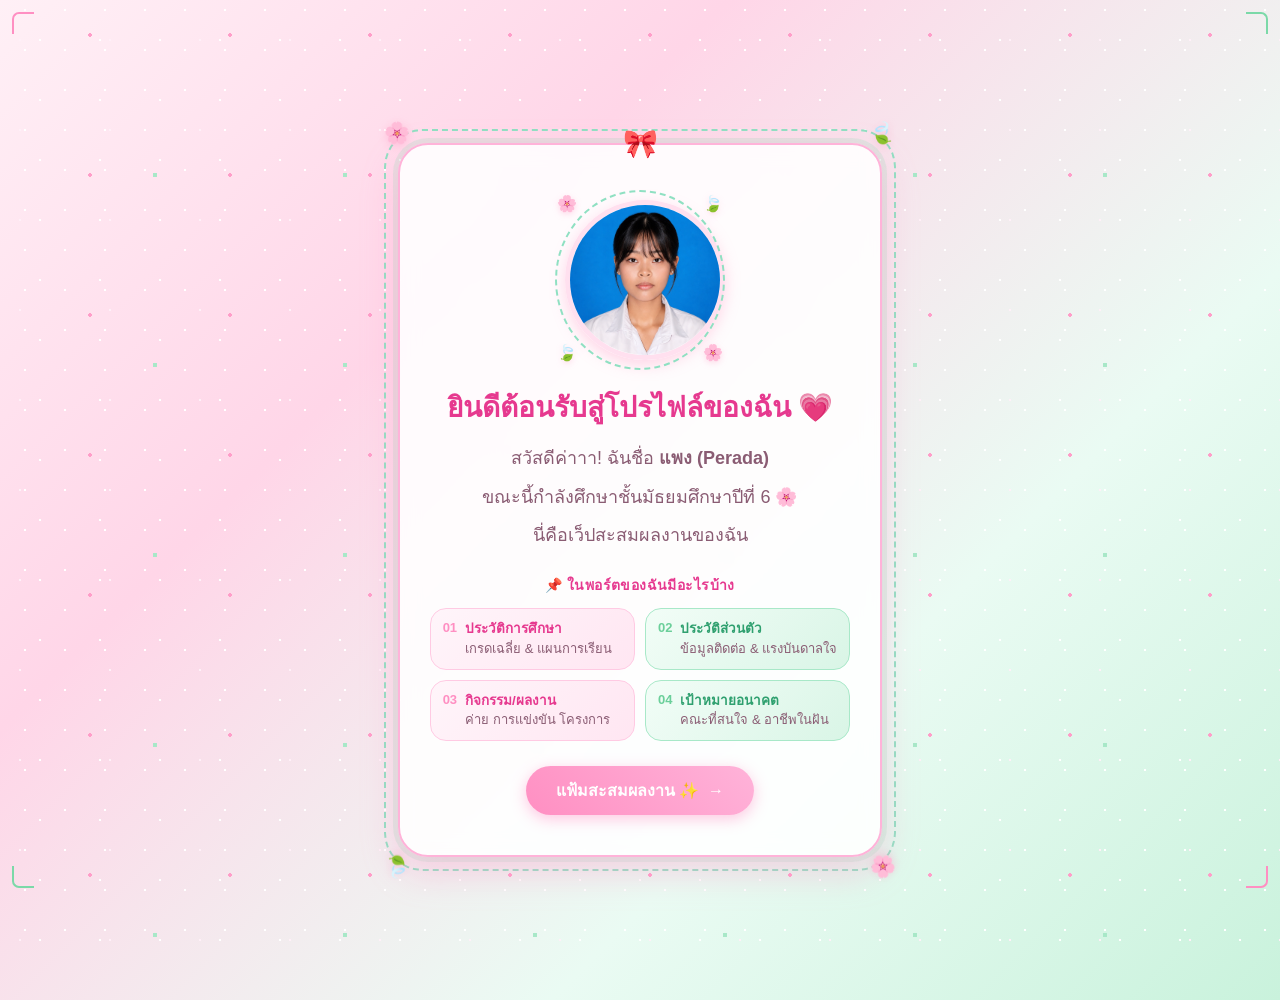
<file: index.html>
<!DOCTYPE html>
<html lang="th">
<head>
<meta charset="UTF-8">
<title>หน้าแนะนำตัวของฉัน</title>
<style>
/* ตั้งค่าพื้นหลังไล่เฉดสีชมพู-เขียวมิ้นต์พาสเทลแบบนุ่มนวล (ไร้รูปภาพ) */
body {
    background: linear-gradient(135deg, #fff0f6 0%, #ffd6e8 32%, #eafbf3 68%, #c9f2dc 100%);
    color: #333;
    text-align: center; 
    padding: 50px;
    font-family: 'Segoe UI', Tahoma, Geneva, Verdana, sans-serif;
    margin: 0;
    min-height: 100vh;
    display: flex;
    justify-content: center;
    align-items: center;
    position: relative;
    overflow-x: hidden;
}

/* กลิตเตอร์ระยิบระยับกระจายทั่วพื้นหลัง แบบไม่ต้องใช้รูปภาพ */
body::before {
    content: "";
    position: fixed;
    inset: -50px;
    background-image:
        radial-gradient(circle, #ffffff 1.5px, transparent 1.5px),
        radial-gradient(circle, #fff0f8 1px, transparent 1px),
        radial-gradient(circle, #ff9ec9 2px, transparent 2px),
        radial-gradient(circle, #ffffff 1px, transparent 1px),
        radial-gradient(circle, #a8e8c8 2.5px, transparent 2.5px);
    background-size: 60px 60px, 90px 90px, 140px 140px, 40px 40px, 190px 190px;
    background-position: 0 0, 25px 45px, 70px 15px, 15px 80px, 110px 130px;
    pointer-events: none;
    z-index: 0;
    animation: glitter-shift 10s linear infinite, glitter-twinkle 2.2s ease-in-out infinite alternate;
}

@keyframes glitter-shift {
    0%   { background-position: 0 0, 25px 45px, 70px 15px, 15px 80px, 110px 130px; }
    100% { background-position: 60px 40px, 85px 100px, 150px 70px, 45px 30px, 170px 200px; }
}

@keyframes glitter-twinkle {
    0%   { opacity: 0.55; }
    50%  { opacity: 1; }
    100% { opacity: 0.65; }
}

/* ปรับแต่งการ์ดโทนชมพูพาสเทลโปร่งแสงสไตล์ Glassmorphism */
.card {
    background: rgba(255, 255, 255, 0.88);
    backdrop-filter: blur(10px);
    border-radius: 30px;
    box-shadow: 0 15px 35px rgba(255, 150, 200, 0.4), 0 0 0 5px rgba(140, 224, 180, 0.22);
    max-width: 500px; 
    margin: 0 auto; 
    padding: 40px 30px;
    border: 2px solid #ffb3d9;
    position: relative;
    z-index: 1;
    transition: transform 0.3s ease;
}

/* เอฟเฟกต์การ์ดลอยขึ้นเบาๆ เมื่อวางเมาส์ */
.card:hover {
    transform: translateY(-5px);
}

/* ริบบิ้นน่ารักมุมการ์ด */
.ribbon {
    position: absolute;
    top: -18px;
    left: 50%;
    transform: translateX(-50%);
    font-size: 28px;
}

/* สไตล์สำหรับรูปโปรไฟล์ (กรอบวงกลม) */
.profile-img-container {
    width: 150px;
    height: 150px;
    border-radius: 50%;
    overflow: hidden;
    margin: 15px auto 25px auto; /* จัดกึ่งกลาง และเว้นระยะด้านล่าง */
    border: 5px solid #ffe0ef; /* เพิ่มเส้นขอบชมพูอ่อนดูนุ่มนวล */
    box-shadow: 0 5px 15px rgba(255, 140, 190, 0.35); /* เพิ่มเงาเล็กน้อย */
}

.profile-img {
    width: 100%;
    height: 100%;
    object-fit: cover; /* ทำให้รูปเต็มกรอบโดยไม่เสียสัดส่วน */
}

h1 { 
    color: #e6398f; /* หัวข้อสีชมพูจุฬาฯ สดใส */
    margin-top: 10px;
    margin-bottom: 15px;
    font-size: 28px;
}

p { 
    font-size: 18px; 
    line-height: 1.6; 
    color: #8a5c73;
    margin: 10px 0;
}

/* ---------- ส่วนสารบัญพอร์ต: หัวข้อที่ควรมีในพอร์ตโฟลิโอ ---------- */
.map-title {
    font-size: 14px;
    font-weight: 700;
    color: #e6398f;
    margin: 24px 0 12px;
    letter-spacing: .03em;
}

.topic-grid {
    display: grid;
    grid-template-columns: 1fr 1fr;
    gap: 10px;
    text-align: left;
}

.topic-chip {
    display: flex;
    align-items: flex-start;
    gap: 8px;
    background: linear-gradient(135deg, #fff5fa, #ffe6f2);
    border: 1.5px solid #ffcae3;
    border-radius: 16px;
    padding: 10px 12px;
    font-size: 13px;
    color: #8a5c73;
    line-height: 1.45;
}

.topic-chip .num {
    font-weight: 800;
    color: #ff8fc2;
    font-size: 13px;
    flex-shrink: 0;
}

.topic-chip b {
    display: block;
    color: #e6398f;
    font-size: 13.5px;
    margin-bottom: 1px;
}

@media (max-width: 380px) {
    .topic-grid { grid-template-columns: 1fr; }
}

/* ออกแบบปุ่มกดโทนชมพูพาสเทล */
.btn {
    display: inline-block;
    background: linear-gradient(45deg, #ff8fc2, #ffb3d9);
    color: white;
    padding: 12px 30px;
    text-decoration: none;
    border-radius: 25px;
    font-weight: bold;
    font-size: 16px;
    margin-top: 25px;
    box-shadow: 0 4px 15px rgba(255, 130, 190, 0.45);
    transition: all 0.3s ease;
    animation: btn-glow 2s ease-in-out infinite;
}

@keyframes btn-glow {
    0%, 100% { box-shadow: 0 4px 15px rgba(255, 130, 190, 0.45); }
    50%      { box-shadow: 0 6px 26px rgba(255, 110, 180, 0.85), 0 0 22px rgba(140, 224, 180, 0.55); }
}

/* ลูกศรกระดิกเชิญชวนให้กดต่อ */
.arrow {
    display: inline-block;
    margin-left: 4px;
    animation: arrow-bounce 1.1s ease-in-out infinite;
}

@keyframes arrow-bounce {
    0%, 100% { transform: translateX(0); }
    50%      { transform: translateX(6px); }
}

/* ลูกเล่นเปลี่ยนเฉดสีเมื่อชี้ปุ่ม */
.btn:hover {
    background: linear-gradient(45deg, #ffb3d9, #ff8fc2);
    transform: translateY(-3px);
    box-shadow: 0 8px 20px rgba(255, 130, 190, 0.65);
}

/* ---------- กรอบมุมจอ ชมพู-มิ้นต์สลับกัน ---------- */
.page-corner {
    position: fixed;
    z-index: 5;
    width: 20px;
    height: 20px;
    pointer-events: none;
}
.page-corner.tl { top: 12px; left: 12px; border-top: 2px solid #ff8fc2; border-left: 2px solid #ff8fc2; border-radius: 7px 0 0 0; }
.page-corner.tr { top: 12px; right: 12px; border-top: 2px solid #7bd9a8; border-right: 2px solid #7bd9a8; border-radius: 0 7px 0 0; }
.page-corner.bl { bottom: 12px; left: 12px; border-bottom: 2px solid #7bd9a8; border-left: 2px solid #7bd9a8; border-radius: 0 0 0 7px; }
.page-corner.br { bottom: 12px; right: 12px; border-bottom: 2px solid #ff8fc2; border-right: 2px solid #ff8fc2; border-radius: 0 0 7px 0; }

/* ---------- กรอบประรอบการ์ด + ดอกไม้/ใบไม้มุม ---------- */
.card-frame {
    position: relative;
    z-index: 1;
}
.card-frame::before {
    content: "";
    position: absolute;
    inset: -14px;
    border: 2px dashed #8fe0c2;
    border-radius: 38px;
    pointer-events: none;
    z-index: 0;
}
.card-corner {
    position: absolute;
    font-size: 1.3rem;
    line-height: 1;
    pointer-events: none;
    z-index: 2;
    filter: drop-shadow(0 2px 4px rgba(255, 140, 190, 0.35));
}
.card-corner.tl { top: -20px; left: -14px; }
.card-corner.tr { top: -20px; right: -14px; transform: scaleX(-1); }
.card-corner.bl { bottom: -20px; left: -14px; transform: scaleY(-1); }
.card-corner.br { bottom: -20px; right: -14px; transform: scale(-1, -1); }

/* ---------- สลับสีชิปหัวข้อ ชมพู/มิ้นต์ ---------- */
.topic-chip:nth-child(even) {
    background: linear-gradient(135deg, #f2fdf7, #d9f5e6);
    border-color: #a8e8c8;
}
.topic-chip:nth-child(even) b { color: #2fa06f; }
.topic-chip:nth-child(even) .num { color: #6bcf9a; }

/* ---------- วงแหวนตกแต่งรอบรูปโปรไฟล์ (ไม่ยุ่งกับ .profile-img-container / .profile-img) ---------- */
.photo-ring {
    position: relative;
    width: 150px;
    margin: 0 auto;
}
.photo-ring::before {
    content: "";
    position: absolute;
    inset: -10px;
    border: 2px dashed #8fe0c2;
    border-radius: 50%;
    pointer-events: none;
}
.photo-deco {
    position: absolute;
    font-size: 1rem;
    pointer-events: none;
    filter: drop-shadow(0 2px 3px rgba(255, 140, 190, 0.3));
}
.photo-deco.a { top: -6px; left: -8px; }
.photo-deco.b { top: -6px; right: -8px; }
.photo-deco.c { bottom: -2px; left: -8px; }
.photo-deco.d { bottom: -2px; right: -8px; }
</style>
</head>
<body>

<span class="page-corner tl" aria-hidden="true"></span>
<span class="page-corner tr" aria-hidden="true"></span>
<span class="page-corner bl" aria-hidden="true"></span>
<span class="page-corner br" aria-hidden="true"></span>

<div class="card-frame">
    <span class="card-corner tl" aria-hidden="true">🌸</span>
    <span class="card-corner tr" aria-hidden="true">🍃</span>
    <span class="card-corner bl" aria-hidden="true">🍃</span>
    <span class="card-corner br" aria-hidden="true">🌸</span>

<div class="card">
    <div class="ribbon">🎀</div>

    <!-- ส่วนแสดงรูปภาพโปรไฟล์ -->
    <div class="photo-ring">
        <span class="photo-deco a" aria-hidden="true">🌸</span>
        <span class="photo-deco b" aria-hidden="true">🍃</span>
        <span class="photo-deco c" aria-hidden="true">🍃</span>
        <span class="photo-deco d" aria-hidden="true">🌸</span>
        <div class="profile-img-container">
            <!-- นำรูปภาพของคุณใส่ใน src -->
            <img src="18.png" alt="โปรไฟล์ พีรดา" class="profile-img">
        </div>
    </div>

    <h1>ยินดีต้อนรับสู่โปรไฟล์ของฉัน 💗</h1>
    <p>สวัสดีค่าาา! ฉันชื่อ <strong> แพง (Perada)</strong></p>
    <p>ขณะนี้กำลังศึกษาชั้นมัธยมศึกษาปีที่ 6  🌸</p>
    <p>นี่คือเว็ปสะสมผลงานของฉัน</p>

    <div class="map-title">📌 ในพอร์ตของฉันมีอะไรบ้าง</div>
    <div class="topic-grid">
        <div class="topic-chip"><span class="num">01</span><div><b>ประวัติการศึกษา</b>เกรดเฉลี่ย & แผนการเรียน</div></div>
        <div class="topic-chip"><span class="num">02</span><div><b>ประวัติส่วนตัว</b>ข้อมูลติดต่อ & แรงบันดาลใจ</div></div>
        <div class="topic-chip"><span class="num">03</span><div><b>กิจกรรม/ผลงาน</b>ค่าย การแข่งขัน โครงการ</div></div>
        <div class="topic-chip"><span class="num">04</span><div><b>เป้าหมายอนาคต</b>คณะที่สนใจ & อาชีพในฝัน</div></div>
    </div>
    
    <a href="portfolio.html" class="btn">แฟ้มสะสมผลงาน ✨ <span class="arrow">→</span></a>
</div>
</div>

</body>
</html>
</file>
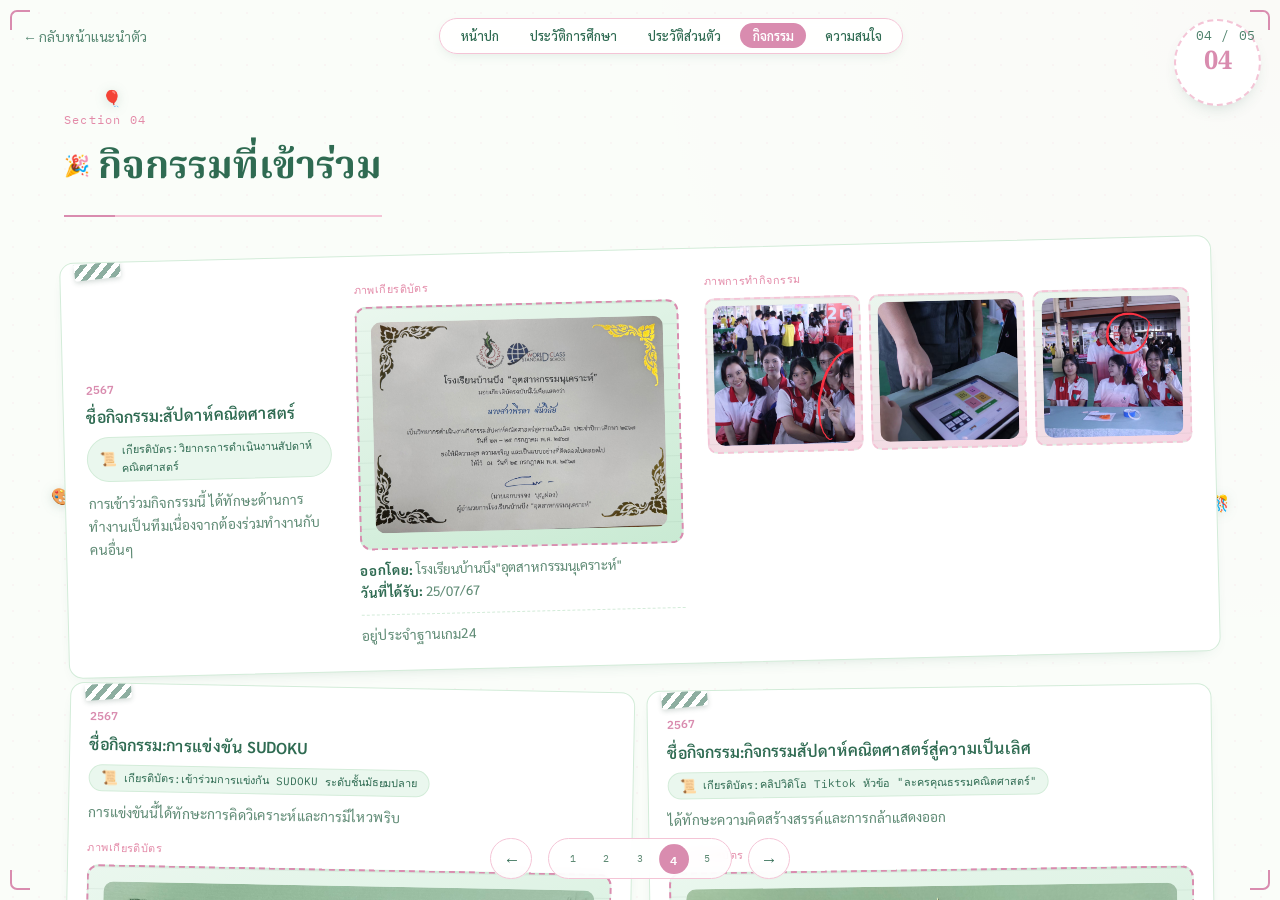
<file: activities.html>
<!DOCTYPE html>
<html lang="th">
<head>
<meta charset="UTF-8">
<meta name="viewport" content="width=device-width, initial-scale=1.0">
<title>กิจกรรม | พอร์ตฟอลิโอ สายบัญชี</title>
<link rel="preconnect" href="https://fonts.googleapis.com">
<link rel="preconnect" href="https://fonts.gstatic.com" crossorigin>
<link href="https://fonts.googleapis.com/css2?family=Noto+Serif+Thai:wght@400;600;700&family=Sarabun:wght@300;400;500;600;700&family=IBM+Plex+Mono:wght@400;500&display=swap" rel="stylesheet">

<style>
  :root{
    --sky:#E7F6EC;
    --navy:#2F6B52;
    --blue:#E38AA8;
    --blue-light:#F4C4D6;
    --paper:#FBFDFA;
    --paper-alt:#EAF7EE;
    --line:#D3ECD9;
    --gold:#D98CAF;
    --ink:#264B3C;
    --ink-soft:#5E8A74;
    --white:#FFFFFF;
    --blush-deep:#F6D3E1;
    --mint-deep:#C9EAD3;
    --font-display:'Noto Serif Thai', serif;
    --font-body:'Sarabun', sans-serif;
    --font-mono:'IBM Plex Mono', monospace;
  }

  *{box-sizing:border-box;}
  html,body{height:100%;margin:0;overflow:hidden;}
  body{
    font-family:var(--font-body);
    color:var(--ink);
    background:var(--paper);
    -webkit-font-smoothing:antialiased;
  }
  h1,h2,h3{font-family:var(--font-display);margin:0;}
  p{margin:0;}
  a{color:inherit;}
  button{font-family:inherit;cursor:pointer;}

  .app{position:relative;height:100vh;height:100dvh;overflow:hidden;}

  .topbar{
    position:fixed;top:0;left:0;right:0;z-index:30;
    display:flex;justify-content:space-between;align-items:center;
    padding:1.1rem 1.5rem;
    pointer-events:none;
  }
  .topbar > *{pointer-events:auto;}
  .back-link{
    font-size:.85rem;text-decoration:none;color:var(--navy);
    opacity:.8;transition:opacity .2s;
  }
  .back-link:hover{opacity:1;}
  .progress{
    font-family:var(--font-mono);font-size:.8rem;letter-spacing:.05em;
    color:var(--navy);opacity:.85;
  }

  .quick-nav {
    display: flex;
    gap: .4rem;
    background: rgba(255, 255, 255, 0.85);
    backdrop-filter: blur(6px);
    padding: .3rem .5rem;
    border-radius: 999px;
    border: 1px solid var(--blue-light);
    box-shadow: 0 4px 12px -4px rgba(47,107,82,.15);
  }

  .nav-chip {
    border: none;
    background: transparent;
    color: var(--navy);
    font-family: var(--font-body);
    font-size: .8rem;
    font-weight: 500;
    padding: .25rem .78rem;
    border-radius: 999px;
    transition: all .2s ease;
    text-decoration: none;
    display: inline-flex;
  }

  .nav-chip:hover {
    background: var(--paper-alt);
    color: var(--navy);
  }

  .nav-chip.active {
    background: var(--gold);
    color: var(--white);
    font-weight: 600;
  }

  @media (max-width: 680px) {
    .quick-nav {
      display: none;
    }
  }

  .deck{
    display:flex;height:100vh;height:100dvh;
  }
  .slide{
    min-width:100vw;height:100vh;height:100dvh;
    overflow-y:auto;
    padding:6.5rem 1.5rem 6rem;
    position:relative;
    opacity:1;
  }
  @media (min-width:768px){
    .slide{padding:7rem 4rem 6.5rem;}
  }

  .slide--paper{
    background-image:
      radial-gradient(circle at 100% 0%, rgba(227,138,168,.16), transparent 40%),
      radial-gradient(var(--blue-light) 1px, transparent 1.4px);
    background-size:auto, 26px 26px;
    background-position:0 0, 0 0;
    background-color:var(--paper);
    background-blend-mode:normal, normal;
    color:var(--ink);
  }
  .slide--paper::before{
    content:"";position:absolute;inset:0;background:var(--paper);opacity:.86;z-index:0;pointer-events:none;
  }
  .slide--paper > *{position:relative;z-index:1;}
  .slide--paper > .sparkle{position:absolute;}
  .slide--paper > .ghost-num{position:absolute;top:1.2rem;right:1.2rem;}

  .ghost-num{
    display:flex;align-items:center;justify-content:center;
    width:5.4rem;height:5.4rem;border-radius:50%;
    background:var(--white);
    border:2.5px dashed var(--blue-light);
    font-size:1.6rem;color:var(--gold);
    box-shadow:0 8px 18px -10px rgba(47,107,82,.3);
    animation:wiggle 6s ease-in-out infinite;
    font-family:var(--font-display);font-weight:700;
  }

  .section-tag{
    font-family:var(--font-mono);font-size:.75rem;letter-spacing:.1em;
    color:var(--blue);margin-bottom:.6rem;
  }
  .section-title{
    font-size:clamp(1.7rem,3.4vw,2.4rem);color:var(--navy);font-weight:700;
    margin-bottom:2rem;padding-bottom:1rem;
    border-bottom:2px solid var(--blue-light);
    max-width:48rem;
    position:relative;
    display:inline-flex;align-items:center;gap:.5rem;
  }
  .section-title .emoji{font-size:1.3rem;}
  .section-title::after{
    content:"";position:absolute;left:0;bottom:-2px;width:3.2rem;height:2px;
    background:var(--gold);
  }
  .content-wrap{max-width:48rem;margin:0 auto;}

  .activity-grid{display:grid;gap:1.4rem;}
  @media (min-width:640px){.activity-grid{grid-template-columns:1fr 1fr;}}
  .activity-card{
    background:var(--white);border:1px solid var(--line);border-radius:14px;overflow:hidden;
    box-shadow:0 6px 18px -14px rgba(47,107,82,.45);
    transition:transform .2s, box-shadow .2s;
    position:relative;
  }
  .activity-card:nth-child(4n+1){transform:rotate(-1.4deg);}
  .activity-card:nth-child(4n+2){transform:rotate(1.1deg);}
  .activity-card:nth-child(4n+3){transform:rotate(-.8deg);}
  .activity-card:nth-child(4n+4){transform:rotate(1.5deg);}
  .activity-card:hover{transform:rotate(0deg) translateY(-4px) scale(1.015);box-shadow:0 12px 24px -14px rgba(47,107,82,.5);}
  .activity-card::before{
    content:"";position:absolute;top:0;left:14px;z-index:3;
    width:46px;height:16px;
    background:repeating-linear-gradient(135deg, rgba(255,255,255,.6) 0 5px, rgba(47,107,82,.55) 5px 10px);
    transform:rotate(-5deg);border-radius:0 0 2px 2px;
    box-shadow:0 2px 5px rgba(38,75,60,.2);
  }

  /* การ์ดแบบเต็มแถว (แนวนอน) สำหรับกิจกรรมที่มีเนื้อหาเยอะ */
  .activity-card--wide{
    grid-column:1 / -1;
    transform:rotate(-.6deg);
  }
  .activity-card--wide:hover{
    transform:rotate(0deg) translateY(-4px) scale(1.008);
  }
  .activity-card--wide .activity-body{
    display:flex;
    flex-wrap:wrap;
    gap:1.6rem;
    padding:1.5rem 1.4rem;
  }
  .activity-card--wide .activity-meta{
    flex:1 1 240px;
    min-width:220px;
    display:flex;
    flex-direction:column;
    justify-content:center;
  }
  .activity-card--wide .cert-col{
    flex:1 1 320px;
    min-width:300px;
    max-width:400px;
  }
  .activity-card--wide .photo-col{
    flex:1 1 480px;
    min-width:460px;
  }
  .activity-card--wide .cert-col .cert-frame{
    aspect-ratio:4/3;
  }
  @media (max-width:640px){
    .activity-card--wide .activity-body{flex-direction:column;}
    .activity-card--wide .cert-col,
    .activity-card--wide .photo-col{max-width:none;}
  }

  .activity-body{padding:1.4rem 1.2rem 1.3rem;}
  .activity-year{font-family:var(--font-mono);font-size:.72rem;color:var(--gold);margin-bottom:.4rem;font-weight:600;}
  .activity-title{font-size:1rem;font-weight:600;color:var(--navy);line-height:1.5;margin-bottom:.5rem;}
  .activity-desc{font-size:.86rem;color:var(--ink-soft);line-height:1.7;}
  .cert-caption{
    display:inline-flex;align-items:center;gap:.35rem;
    font-family:var(--font-mono);font-size:.68rem;color:var(--navy);
    background:var(--paper-alt);border:1px solid var(--line);
    border-radius:999px;padding:.22rem .7rem;margin-bottom:.6rem;
  }
  .cert-caption::before{content:"📜";font-size:.85rem;}
  .cert-frame{
    aspect-ratio:4/3;border-radius:12px;
    border:2px dashed var(--gold);
    background:
      repeating-linear-gradient(to bottom, rgba(38,75,60,.06) 0 1px, transparent 1px 22px),
      linear-gradient(160deg,var(--paper-alt), var(--mint-deep));
    display:flex;flex-direction:column;align-items:center;justify-content:center;
    gap:.4rem;color:var(--navy);text-align:center;padding:.9rem;
    overflow:hidden;
  }
  .cert-frame img{
    width:100%;
    height:100%;
    object-fit:cover;
    border-radius:10px;
  }
  .cert-frame svg{width:28px;height:28px;opacity:.75;}
  .cert-frame span{font-size:.74rem;line-height:1.6;font-weight:600;}
  .cert-info{margin-top:.7rem;display:flex;flex-direction:column;gap:.35rem;}
  .plan-line{font-size:.84rem;color:var(--ink-soft);}
  .plan-line b{color:var(--navy);}
  .cert-desc{
    font-size:.86rem;color:var(--ink-soft);line-height:1.7;
    margin-top:.5rem;padding-top:.5rem;border-top:1px dashed var(--line);
  }
  .mini-photo-label{
    font-family:var(--font-mono);font-size:.68rem;letter-spacing:.04em;
    color:var(--blue);margin:.9rem 0 .5rem;text-transform:uppercase;
  }
  .activity-card--wide .mini-photo-label{margin-top:0;}
  .mini-photo-row{display:grid;grid-template-columns:repeat(3,1fr);gap:.5rem;}
  .mini-photo-frame{
    aspect-ratio:1/1;border-radius:10px;
    border:2px dashed var(--blue-light);
    background:
      repeating-linear-gradient(to bottom, rgba(38,75,60,.06) 0 1px, transparent 1px 18px),
      linear-gradient(160deg,var(--paper-alt), var(--blush-deep));
    display:flex;flex-direction:column;align-items:center;justify-content:center;
    gap:.25rem;color:var(--navy);text-align:center;padding:.4rem;
    overflow:hidden;
  }
  .mini-photo-frame svg{width:18px;height:18px;opacity:.7;}
  .mini-photo-frame span{font-size:.62rem;line-height:1.4;font-weight:600;}
  .mini-photo-frame img{
    width:100%;
    height:100%;
    object-fit:cover;
    border-radius:10px;
    display:block;
  }

  .frame-corner{
    position:fixed;z-index:26;pointer-events:none;width:20px;height:20px;
  }
  .frame-corner.tl{top:10px;left:10px;border-top:2px solid var(--gold);border-left:2px solid var(--gold);border-radius:7px 0 0 0;}
  .frame-corner.tr{top:10px;right:10px;border-top:2px solid var(--gold);border-right:2px solid var(--gold);border-radius:0 7px 0 0;}
  .frame-corner.bl{bottom:10px;left:10px;border-bottom:2px solid var(--gold);border-left:2px solid var(--gold);border-radius:0 0 0 7px;}
  .frame-corner.br{bottom:10px;right:10px;border-bottom:2px solid var(--gold);border-right:2px solid var(--gold);border-radius:0 0 7px 0;}

  .nav-controls{
    position:fixed;left:0;right:0;bottom:1.3rem;z-index:30;
    display:flex;align-items:center;justify-content:center;gap:1rem;
    pointer-events:none;
  }
  .nav-controls > *{pointer-events:auto;}
  .nav-btn{
    width:2.6rem;height:2.6rem;border-radius:50%;border:1px solid var(--blue-light);
    background:rgba(255,255,255,.85);backdrop-filter:blur(6px);
    color:var(--navy);font-size:1.05rem;display:flex;align-items:center;justify-content:center;
    transition:opacity .2s, transform .2s, background .2s;
    text-decoration:none;
  }
  .nav-btn:hover:not(.is-disabled){transform:translateY(-2px) scale(1.08) rotate(-4deg);background:var(--white);}
  .nav-btn.is-disabled{opacity:.3;pointer-events:none;}
  .dots{display:flex;gap:.5rem;padding:.4rem .7rem;border-radius:999px;
    background:rgba(255,255,255,.85);backdrop-filter:blur(6px);
    border:1px solid var(--blue-light);}
  .dot{
    width:1.6rem;height:1.6rem;border-radius:50%;border:none;background:transparent;
    font-family:var(--font-mono);font-size:.65rem;color:var(--ink-soft);
    display:flex;align-items:center;justify-content:center;
    text-decoration:none;
  }
  .dot.active{background:var(--gold);color:var(--white);font-weight:600;transform:scale(1.15);}

  @keyframes floaty{
    0%,100%{transform:translateY(0) rotate(var(--r,0deg));}
    50%{transform:translateY(-10px) rotate(var(--r,0deg));}
  }
  @keyframes twinkle{
    0%,100%{opacity:.35;transform:scale(.85) rotate(var(--r,0deg));}
    50%{opacity:1;transform:scale(1.15) rotate(var(--r,0deg));}
  }
  @keyframes wiggle{
    0%,100%{transform:rotate(-3deg);}
    50%{transform:rotate(3deg);}
  }
  .sparkle{
    position:absolute;pointer-events:none;user-select:none;
    font-size:1.4rem;line-height:1;
    filter:drop-shadow(0 2px 6px rgba(47,107,82,.2));
    animation:floaty 5s ease-in-out infinite;
    z-index:1;
  }
  .sparkle.tw{animation:twinkle 3.2s ease-in-out infinite;}
  .sparkle.small{font-size:1rem;}

  @media (prefers-reduced-motion:reduce){
    .sparkle, .ghost-num{animation:none;}
  }
</style>
</head>
<body>

<div class="app">

  <span class="frame-corner tl" aria-hidden="true"></span>
  <span class="frame-corner tr" aria-hidden="true"></span>
  <span class="frame-corner bl" aria-hidden="true"></span>
  <span class="frame-corner br" aria-hidden="true"></span>

  <header class="topbar">
    <a class="back-link" href="index.html">← กลับหน้าแนะนำตัว</a>

    <nav class="quick-nav">
      <a class="nav-chip " href="index.html">หน้าปก</a>
      <a class="nav-chip " href="education.html">ประวัติการศึกษา</a>
      <a class="nav-chip " href="personal.html">ประวัติส่วนตัว</a>
      <a class="nav-chip active" href="activities.html">กิจกรรม</a>
      <a class="nav-chip " href="interests.html">ความสนใจ</a>
    </nav>

    <div class="progress">04 / 05</div>
  </header>

  <div class="deck">
    <section class="slide slide--paper">
      <span class="sparkle small tw" style="top:10%;left:8%;">🎈</span>
      <span class="sparkle small" style="bottom:8%;right:10%;animation-delay:.5s;">🏆</span>
      <span class="sparkle small tw" style="top:55%;right:4%;animation-delay:1s;">🎊</span>
      <span class="sparkle small" style="bottom:44%;left:4%;animation-delay:.3s;">🎨</span>
      <span class="ghost-num">04</span>
      <div class="content-wrap" style="max-width:76rem;">
        <div class="section-tag">Section 04</div>
        <h2 class="section-title"><span class="emoji">🎉</span> กิจกรรมที่เข้าร่วม</h2>

        <div class="activity-grid">

          <!-- กิจกรรมที่ 5 (แนวนอน เต็มแถว: รายละเอียด / เกียรติบัตร / ภาพกิจกรรม) -->
          <div class="activity-card activity-card--wide">
            <div class="activity-body">

              <div class="activity-meta">
                <div class="activity-year">2567</div>
                <div class="activity-title">ชื่อกิจกรรม:สัปดาห์คณิตศาสตร์</div>
                <div class="cert-caption">เกียรติบัตร:วิยากรการดำเนินงานสัปดาห์คณิตศาสตร์</div>
                <p class="activity-desc">การเข้าร่วมกิจกรรมนี้ ได้ทักษะด้านการทำงานเป็นทีมเนื่องจากต้องร่วมทำงานกับคนอื่นๆ</p>
              </div>

              <div class="cert-col">
                <div class="mini-photo-label">ภาพเกียรติบัตร</div>
                <div class="cert-frame">
                  <img src="IMG_2150.jpeg" alt="เกียรติบัตรวิทยากรการดำเนินงานสัปดาห์คณิตศาสตร์">
                </div>
                <div class="cert-info">
                  <p class="plan-line"><b>ออกโดย:</b> โรงเรียนบ้านบึง"อุตสาหกรรมนุเคราะห์"</p>
                  <p class="plan-line"><b>วันที่ได้รับ:</b> 25/07/67</p>
                  <p class="cert-desc">อยู่ประจำฐานเกม24</p>
                </div>
              </div>

              <div class="photo-col">
                <div class="mini-photo-label">ภาพการทำกิจกรรม</div>
                <div class="mini-photo-row">
                  <div class="mini-photo-frame">
                    <img src="IMG_2360.jpeg" alt="ภาพการทำกิจกรรม 1">
                  </div>
                  <div class="mini-photo-frame">
                    <img src="IMG_2361.jpeg" alt="ภาพการทำกิจกรรม 2">
                  </div>
                  <div class="mini-photo-frame">
                    <img src="IMG_2362.jpeg" alt="ภาพการทำกิจกรรม 3">
                  </div>
                </div>
              </div>

            </div>
          </div>

          <!-- กิจกรรมที่ 6 (มีเฉพาะภาพเกียรติบัตร) -->
          <div class="activity-card">
            <div class="activity-body">
              <div class="activity-year">2567</div>
              <div class="activity-title">ชื่อกิจกรรม:การแข่งขัน SUDOKU</div>
              <div class="cert-caption">เกียรติบัตร:เข้าร่วมการแข่งกัน SUDOKU ระดับชั้นมัธยมปลาย</div>
              <p class="activity-desc">การแข่งขันนี้ได้ทักษะการคิดวิเคราะห์และการมีไหวพริบ</p>

              <div class="mini-photo-label">ภาพเกียรติบัตร</div>
              <div class="cert-frame">
                <img src="IMG_2148.jpeg" alt="เกียรติบัตร SUDOKU">
              </div>
              <div class="cert-info">
                <p class="plan-line"><b>ออกโดย:</b> โรงเรียนบ้านบึง"อุตสาหกรรมนุเคราะห์"</p>
                <p class="plan-line"><b>วันที่ได้รับ:</b> 25/07/67</p>
                <p class="cert-desc"></p>
              </div>
            </div>
          </div>

          <!-- กิจกรรมที่ 7 (มีเฉพาะภาพเกียรติบัตร) -->
          <div class="activity-card">
            <div class="activity-body">
              <div class="activity-year">2567</div>
              <div class="activity-title">ชื่อกิจกรรม:กิจกรรมสัปดาห์คณิตศาสตร์สู่ความเป็นเลิศ</div>
              <div class="cert-caption">เกียรติบัตร:คลิปวิดิโอ Tiktok หัวข้อ "ละครคุณธรรมคณิตศาสตร์"</div>
              <p class="activity-desc">ได้ทักษะความคิดสร้างสรรค์และการกล้าแสดงออก</p>

              <div class="mini-photo-label">ภาพเกียรติบัตร</div>
              <div class="cert-frame">
                <img src="IMG_2146.jpeg" alt="เกียรติบัตร ละครคุณธรรม">
              </div>
              <div class="cert-info">
                <p class="plan-line"><b>ออกโดย:</b> โรงเรียนบ้านบึง"อุตสาหกรรมนุเคราะห์"</p>
                <p class="plan-line"><b>วันที่ได้รับ:</b> 25/07/67</p>
                <p class="cert-desc"></p>
              </div>
            </div>
          </div>

          <!-- กิจกรรมที่ 8 (มีเฉพาะภาพเกียรติบัตร แบบเดียวกับโครงการที่ 6) -->
          <div class="activity-card">
            <div class="activity-body">
              <div class="activity-year">2567</div>
              <div class="activity-title">ชื่อกิจกรรม:อบรม "วัยรุ่นยุคใหม่ ใส่ใจสุขภาพจิต"</div>
              <div class="cert-caption">เกียรติบัตร:เข้าร่วมอบรม"วัยรุ่นยุคใหม่ ใจใส่สุขภาพจิต"</div>
              <p class="activity-desc">ได้เรียนการใส่ใจสุขภาพจิตของตัวเรา</p>

              <div class="mini-photo-label">ภาพเกียรติบัตร</div>
              <div class="cert-frame">
                <img src="IMG_2147.jpeg" alt="เกียรติบัตร[ชื่อกิจกรรมที่ 6]">
              </div>
              <div class="cert-info">
                <p class="plan-line"><b>ออกโดย:</b>โรงเรียนบ้านบึง"อุตสาหกรรมนุเคราะห์"</p>
                <p class="plan-line"><b>วันที่ได้รับ:</b>30/08/67</p>
                <p class="cert-desc"></p>
              </div>
            </div>
          </div>

        </div>
      </div>
    </section>
  </div>

  <footer class="nav-controls">
    <a class="nav-btn" href="personal.html" title="หน้าก่อนหน้า">←</a>
    <nav class="dots">
      <a class="dot" href="index.html">1</a>
      <a class="dot" href="education.html">2</a>
      <a class="dot" href="personal.html">3</a>
      <a class="dot active" href="activities.html">4</a>
      <a class="dot" href="interests.html">5</a>
    </nav>
    <a class="nav-btn" href="interests.html" title="หน้าถัดไป">→</a>
  </footer>

</div>

</body>
</html>
</file>
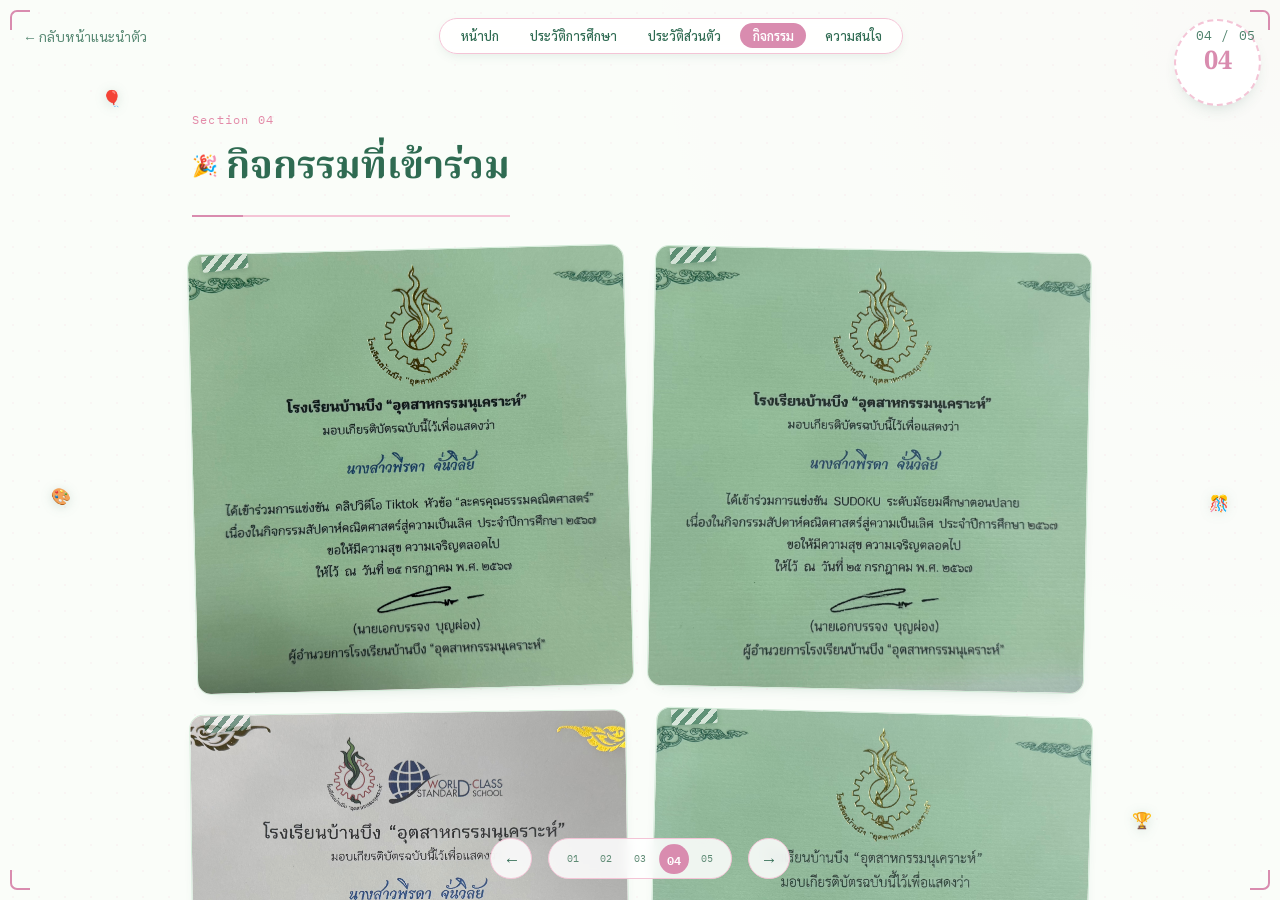
<file: activity.html>
<!DOCTYPE html>
<html lang="th">
<head>
<meta charset="UTF-8">
<meta name="viewport" content="width=device-width, initial-scale=1.0">
<title>กิจกรรม | พอร์ตฟอลิโอ สายบัญชี</title>
<link rel="preconnect" href="https://fonts.googleapis.com">
<link rel="preconnect" href="https://fonts.gstatic.com" crossorigin>
<link href="https://fonts.googleapis.com/css2?family=Noto+Serif+Thai:wght@400;600;700&family=Sarabun:wght@300;400;500;600;700&family=IBM+Plex+Mono:wght@400;500&display=swap" rel="stylesheet">

<style>
  :root{
    --sky:#E7F6EC;
    --navy:#2F6B52;
    --blue:#E38AA8;
    --blue-light:#F4C4D6;
    --paper:#FBFDFA;
    --paper-alt:#EAF7EE;
    --line:#D3ECD9;
    --gold:#D98CAF;
    --ink:#264B3C;
    --ink-soft:#5E8A74;
    --white:#FFFFFF;
    --blush-deep:#F6D3E1;
    --mint-deep:#C9EAD3;
    --font-display:'Noto Serif Thai', serif;
    --font-body:'Sarabun', sans-serif;
    --font-mono:'IBM Plex Mono', monospace;
  }

  *{box-sizing:border-box;}
  html,body{height:100%;margin:0;overflow:hidden;}
  body{
    font-family:var(--font-body);
    color:var(--ink);
    background:var(--paper);
    -webkit-font-smoothing:antialiased;
  }
  h1,h2,h3{font-family:var(--font-display);margin:0;}
  p{margin:0;}
  a{color:inherit;}
  button{font-family:inherit;cursor:pointer;}

  .app{position:relative;height:100vh;height:100dvh;overflow:hidden;}

  .topbar{
    position:fixed;top:0;left:0;right:0;z-index:30;
    display:flex;justify-content:space-between;align-items:center;
    padding:1.1rem 1.5rem;
    pointer-events:none;
  }
  .topbar > *{pointer-events:auto;}
  .back-link{
    font-size:.85rem;text-decoration:none;color:var(--navy);
    opacity:.8;transition:opacity .2s;
  }
  .back-link:hover{opacity:1;}
  .progress{
    font-family:var(--font-mono);font-size:.8rem;letter-spacing:.05em;
    color:var(--navy);opacity:.85;
  }

  .quick-nav {
    display: flex;
    gap: .4rem;
    background: rgba(255, 255, 255, 0.85);
    backdrop-filter: blur(6px);
    padding: .3rem .5rem;
    border-radius: 999px;
    border: 1px solid var(--blue-light);
    box-shadow: 0 4px 12px -4px rgba(47,107,82,.15);
  }

  .nav-chip {
    border: none;
    background: transparent;
    color: var(--navy);
    font-family: var(--font-body);
    font-size: .8rem;
    font-weight: 500;
    padding: .25rem .78rem;
    border-radius: 999px;
    transition: all .2s ease;
    text-decoration: none;
    display: inline-flex;
  }

  .nav-chip:hover {
    background: var(--paper-alt);
    color: var(--navy);
  }

  .nav-chip.active {
    background: var(--gold);
    color: var(--white);
    font-weight: 600;
  }

  @media (max-width: 680px) {
    .quick-nav {
      display: none;
    }
  }

  .deck{
    display:flex;height:100vh;height:100dvh;
  }
  .slide{
    min-width:100vw;height:100vh;height:100dvh;
    overflow-y:auto;
    padding:6.5rem 1.5rem 6rem;
    position:relative;
    opacity:1;
  }
  @media (min-width:768px){
    .slide{padding:7rem 4rem 6.5rem;}
  }

  .slide--cover{
    background:
      radial-gradient(circle at 85% 12%, rgba(227,138,168,.4), transparent 45%),
      radial-gradient(circle at 8% 92%, rgba(47,107,82,.14), transparent 40%),
      linear-gradient(180deg,var(--sky) 0%, var(--paper) 100%);
    color:var(--ink);
    display:flex;flex-direction:column;justify-content:center;
  }
  .cover-grid{
    display:grid;gap:2.5rem;max-width:64rem;margin:0 auto;width:100%;
  }
  @media (min-width:860px){
    .cover-grid{grid-template-columns:1.35fr .65fr;align-items:center;}
  }
  .eyebrow{
    font-family:var(--font-mono);font-size:.75rem;letter-spacing:.18em;
    color:var(--blue);margin-bottom:.9rem;
  }
  .rec-no{
    font-family:var(--font-mono);font-size:.75rem;color:var(--ink-soft);
    margin-bottom:1.6rem;
  }
  .cover-title{
    font-size:clamp(2.8rem,8vw,5.2rem);font-weight:700;line-height:.95;
    letter-spacing:-.01em;color:var(--navy);
    background:linear-gradient(120deg,var(--navy) 40%, var(--blue) 100%);
    -webkit-background-clip:text;background-clip:text;
    -webkit-text-fill-color:transparent;
  }
  .cover-subtitle{
    font-family:var(--font-body);font-size:1rem;color:var(--blue);
    margin-top:.9rem;margin-bottom:2rem;
  }
  .cover-name{
    font-size:clamp(1.6rem,4vw,2.3rem);font-weight:600;color:var(--navy);
    margin-bottom:.4rem;
  }
  .cover-role{
    font-family:var(--font-body);font-size:.95rem;color:var(--ink-soft);
    margin-bottom:1.4rem;
  }
  .cover-desc{
    max-width:38em;line-height:1.8;color:var(--ink-soft);font-size:.95rem;
    margin-bottom:2rem;
  }
  .cover-quote{
    border-left:2px solid var(--gold);padding-left:1.2rem;max-width:34em;
    font-family:var(--font-display);font-size:1.15rem;line-height:1.75;
    color:var(--navy);margin-bottom:2rem;
  }
  .cover-status{
    font-family:var(--font-mono);font-size:.75rem;color:var(--ink-soft);
    letter-spacing:.04em;
  }
  .photo-box{
    aspect-ratio:3/4;border-radius:6px;
    border:2px dashed var(--blue-light);
    background:
      repeating-linear-gradient(to bottom, rgba(38,75,60,.07) 0 1px, transparent 1px 34px),
      linear-gradient(160deg,var(--paper-alt), var(--blush-deep));
    box-shadow:0 8px 24px -12px rgba(47,107,82,.3);
    display:flex;flex-direction:column;align-items:center;justify-content:center;
    gap:.6rem;color:var(--navy);text-align:center;padding:1rem;
  }
  .photo-box svg{width:34px;height:34px;opacity:.75;}
  .photo-box span{font-size:.75rem;line-height:1.5;font-weight:600;}

  .slide--paper{
    background-image:
      radial-gradient(circle at 100% 0%, rgba(227,138,168,.16), transparent 40%),
      radial-gradient(var(--blue-light) 1px, transparent 1.4px);
    background-size:auto, 26px 26px;
    background-position:0 0, 0 0;
    background-color:var(--paper);
    background-blend-mode:normal, normal;
    color:var(--ink);
  }
  .slide--paper::before{
    content:"";position:absolute;inset:0;background:var(--paper);opacity:.86;z-index:0;pointer-events:none;
  }
  .slide--paper > *{position:relative;z-index:1;}
  .slide--paper > .sparkle{position:absolute;}
  .slide--paper > .ghost-num{position:absolute;top:1.2rem;right:1.2rem;}

  .ghost-num{
    display:flex;align-items:center;justify-content:center;
    width:5.4rem;height:5.4rem;border-radius:50%;
    background:var(--white);
    border:2.5px dashed var(--blue-light);
    font-size:1.6rem;color:var(--gold);
    box-shadow:0 8px 18px -10px rgba(47,107,82,.3);
    animation:wiggle 6s ease-in-out infinite;
    font-family:var(--font-display);font-weight:700;
  }

  .section-tag{
    font-family:var(--font-mono);font-size:.75rem;letter-spacing:.1em;
    color:var(--blue);margin-bottom:.6rem;
  }
  .section-title{
    font-size:clamp(1.7rem,3.4vw,2.4rem);color:var(--navy);font-weight:700;
    margin-bottom:2rem;padding-bottom:1rem;
    border-bottom:2px solid var(--blue-light);
    max-width:48rem;
    position:relative;
    display:inline-flex;align-items:center;gap:.5rem;
  }
  .section-title .emoji{font-size:1.3rem;}
  .section-title::after{
    content:"";position:absolute;left:0;bottom:-2px;width:3.2rem;height:2px;
    background:var(--gold);
  }
  .content-wrap{max-width:48rem;margin:0 auto;}

  .table-wrap{overflow-x:auto;margin-bottom:1.8rem;border-radius:8px;
    box-shadow:0 6px 20px -14px rgba(47,107,82,.35);}
  table{width:100%;border-collapse:collapse;font-size:.92rem;min-width:480px;}
  thead th{
    background:linear-gradient(120deg,var(--navy), var(--blue));color:var(--white);text-align:left;
    font-weight:500;padding:.85rem 1rem;font-size:.85rem;
  }
  tbody td{
    padding:.85rem 1rem;border-bottom:1px solid var(--line);background:var(--white);
  }
  tbody tr:nth-child(even) td{background:var(--paper-alt);}
  .plan-line{
    font-size:.9rem;color:var(--ink-soft);
  }
  .plan-line b{color:var(--navy);}

  .personal-grid{display:grid;gap:2.2rem;}
  @media (min-width:768px){
    .personal-grid{grid-template-columns:220px 1fr;align-items:start;}
  }
  .id-photo{
    aspect-ratio:3/4;width:100%;max-width:220px;border-radius:16px;
    border:2px dashed var(--blue-light);
    background:linear-gradient(160deg,var(--paper-alt), var(--blush-deep));
    box-shadow:0 8px 24px -12px rgba(47,107,82,.3);
    display:flex;flex-direction:column;align-items:center;justify-content:center;
    gap:.5rem;color:var(--navy);text-align:center;padding:1rem;
    position:relative;overflow:hidden;
  }
  .id-photo svg{width:28px;height:28px;opacity:.75;}
  .id-photo span{font-size:.72rem;line-height:1.5;font-weight:600;}
  .field-grid{display:grid;grid-template-columns:1fr 1fr;gap:1.1rem 1.5rem;margin-bottom:1.8rem;}
  @media (max-width:480px){.field-grid{grid-template-columns:1fr;}}
  .field{background:var(--paper-alt);border-radius:8px;padding:.6rem .9rem;border:1px solid var(--line);}
  .field label{display:block;font-size:.72rem;color:var(--blue);margin-bottom:.25rem;letter-spacing:.02em;}
  .field div{font-size:.95rem;color:var(--navy);font-weight:600;}
  .statement{
    line-height:1.85;font-size:.95rem;color:var(--ink-soft);
    border-top:1px solid var(--line);padding-top:1.4rem;
    position:relative;padding-left:1.3rem;
  }
  .statement::before{
    content:"\201C";position:absolute;left:-.1rem;top:1.1rem;font-family:var(--font-display);
    font-size:2.2rem;color:var(--gold);line-height:0;
  }

  .activity-grid{display:grid;gap:1.4rem;}
  @media (min-width:640px){.activity-grid{grid-template-columns:1fr 1fr;}}
  .activity-card{
    background:var(--white);border:1px solid var(--line);border-radius:14px;overflow:hidden;
    box-shadow:0 6px 18px -14px rgba(47,107,82,.45);
    transition:transform .2s, box-shadow .2s;
    position:relative;
  }
  .activity-card:nth-child(4n+1){transform:rotate(-1.4deg);}
  .activity-card:nth-child(4n+2){transform:rotate(1.1deg);}
  .activity-card:nth-child(4n+3){transform:rotate(-.8deg);}
  .activity-card:nth-child(4n+4){transform:rotate(1.5deg);}
  .activity-card:hover{transform:rotate(0deg) translateY(-4px) scale(1.015);box-shadow:0 12px 24px -14px rgba(47,107,82,.5);}
  .activity-card::before{
    content:"";position:absolute;top:0;left:14px;z-index:3;
    width:46px;height:16px;
    background:repeating-linear-gradient(135deg, rgba(255,255,255,.6) 0 5px, rgba(47,107,82,.55) 5px 10px);
    transform:rotate(-5deg);border-radius:0 0 2px 2px;
    box-shadow:0 2px 5px rgba(38,75,60,.2);
  }
  .activity-img{
    aspect-ratio:16/10;
    background:
      repeating-linear-gradient(to bottom, var(--paper-alt) 0 1px, transparent 1px 28px),
      linear-gradient(160deg,var(--paper), var(--blush-deep));
    border-bottom:2px dashed var(--blue-light);
    display:flex;flex-direction:column;align-items:center;justify-content:center;gap:.4rem;
    color:var(--navy);text-align:center;
  }
  .activity-img svg{width:24px;height:24px;opacity:.75;}
  .activity-img span{font-size:.7rem;line-height:1.5;color:var(--navy);font-weight:600;}
  .activity-body{padding:1.1rem 1.2rem 1.3rem;}
  .activity-year{font-family:var(--font-mono);font-size:.72rem;color:var(--gold);margin-bottom:.4rem;font-weight:600;}
  .activity-title{font-size:1rem;font-weight:600;color:var(--navy);line-height:1.5;margin-bottom:.5rem;}
  .activity-desc{font-size:.86rem;color:var(--ink-soft);line-height:1.7;}

  .rank-list{display:flex;flex-direction:column;gap:1.4rem;margin-bottom:2.2rem;}
  .rank-item{
    display:grid;grid-template-columns:2.4rem 1fr;gap:1rem;
    padding-bottom:1.4rem;border-bottom:1px solid var(--line);
  }
  .rank-num{
    font-family:var(--font-mono);font-size:1.3rem;color:var(--gold);font-weight:600;
    display:inline-flex;align-items:center;justify-content:center;
    width:2.2rem;height:2.2rem;border-radius:50%;
    background:var(--paper-alt);border:2px dashed var(--gold);
  }
  .rank-major{font-size:1.02rem;font-weight:600;color:var(--navy);}
  .rank-school{font-size:.85rem;color:var(--blue);margin:.15rem 0 .5rem;}
  .rank-reason{font-size:.88rem;color:var(--ink-soft);line-height:1.7;}
  .goal-box{
    background:linear-gradient(120deg,var(--paper-alt), var(--blush-deep));
    border-left:3px solid var(--gold);
    border-radius:16px;
    padding:1.2rem 1.4rem;font-size:.92rem;line-height:1.8;color:var(--ink-soft);
    position:relative;overflow:hidden;
  }
  .goal-box b{color:var(--navy);}
  .goal-box::after{
    content:"🎯";position:absolute;right:1rem;top:1rem;font-size:1.5rem;opacity:.5;
  }

  .cute-badge{
    display:inline-flex;align-items:center;gap:.4rem;
    background:var(--white);border:1.5px dashed var(--blue);
    color:var(--navy);font-family:var(--font-mono);font-size:.72rem;
    padding:.35rem .8rem;border-radius:999px;margin-bottom:1rem;
    box-shadow:0 6px 14px -8px rgba(47,107,82,.35);
    transform:rotate(-2deg);
  }

  .fave-badge{
    display:inline-flex;align-items:center;gap:.25rem;
    font-family:var(--font-mono);font-size:.66rem;
    background:linear-gradient(120deg,var(--navy), #5FAE83);
    color:var(--white);padding:.15rem .55rem;border-radius:999px;
    margin-left:.5rem;vertical-align:middle;white-space:nowrap;
    box-shadow:0 3px 8px -3px rgba(47,107,82,.65);
  }

  .frame-corner{
    position:fixed;z-index:26;pointer-events:none;width:20px;height:20px;
  }
  .frame-corner.tl{top:10px;left:10px;border-top:2px solid var(--gold);border-left:2px solid var(--gold);border-radius:7px 0 0 0;}
  .frame-corner.tr{top:10px;right:10px;border-top:2px solid var(--gold);border-right:2px solid var(--gold);border-radius:0 7px 0 0;}
  .frame-corner.bl{bottom:10px;left:10px;border-bottom:2px solid var(--gold);border-left:2px solid var(--gold);border-radius:0 0 0 7px;}
  .frame-corner.br{bottom:10px;right:10px;border-bottom:2px solid var(--gold);border-right:2px solid var(--gold);border-radius:0 0 7px 0;}

  .frame-wrap{position:relative;}
  .frame-wrap::before{
    content:"";position:absolute;inset:-9px;
    border:1.5px dashed var(--gold);border-radius:14px;pointer-events:none;
  }
  .corner-deco{
    position:absolute;font-size:1.05rem;pointer-events:none;line-height:1;
    filter:drop-shadow(0 2px 4px rgba(47,107,82,.3));
  }
  .corner-deco.tl{top:-15px;left:-15px;}
  .corner-deco.tr{top:-15px;right:-15px;transform:scaleX(-1);}
  .corner-deco.bl{bottom:-15px;left:-15px;transform:scaleY(-1);}
  .corner-deco.br{bottom:-15px;right:-15px;transform:scale(-1,-1);}

  .nav-controls{
    position:fixed;left:0;right:0;bottom:1.3rem;z-index:30;
    display:flex;align-items:center;justify-content:center;gap:1rem;
    pointer-events:none;
  }
  .nav-controls > *{pointer-events:auto;}
  .nav-btn{
    width:2.6rem;height:2.6rem;border-radius:50%;border:1px solid var(--blue-light);
    background:rgba(255,255,255,.85);backdrop-filter:blur(6px);
    color:var(--navy);font-size:1.05rem;display:flex;align-items:center;justify-content:center;
    transition:opacity .2s, transform .2s, background .2s;
    text-decoration:none;
  }
  .nav-btn:hover:not(.is-disabled){transform:translateY(-2px) scale(1.08) rotate(-4deg);background:var(--white);}
  .nav-btn.is-disabled{opacity:.3;pointer-events:none;}
  .nav-btn:focus-visible, .back-link:focus-visible, .dot:focus-visible{
    outline:2px solid var(--gold);outline-offset:2px;
  }
  .dots{display:flex;gap:.5rem;padding:.4rem .7rem;border-radius:999px;
    background:rgba(255,255,255,.85);backdrop-filter:blur(6px);
    border:1px solid var(--blue-light);}
  .dot{
    width:1.6rem;height:1.6rem;border-radius:50%;border:none;background:transparent;
    font-family:var(--font-mono);font-size:.65rem;color:var(--ink-soft);
    display:flex;align-items:center;justify-content:center;
    text-decoration:none;
  }
  .dot.active{background:var(--gold);color:var(--white);font-weight:600;transform:scale(1.15);}

  @keyframes floaty{
    0%,100%{transform:translateY(0) rotate(var(--r,0deg));}
    50%{transform:translateY(-10px) rotate(var(--r,0deg));}
  }
  @keyframes twinkle{
    0%,100%{opacity:.35;transform:scale(.85) rotate(var(--r,0deg));}
    50%{opacity:1;transform:scale(1.15) rotate(var(--r,0deg));}
  }
  @keyframes wiggle{
    0%,100%{transform:rotate(-3deg);}
    50%{transform:rotate(3deg);}
  }
  .sparkle{
    position:absolute;pointer-events:none;user-select:none;
    font-size:1.4rem;line-height:1;
    filter:drop-shadow(0 2px 6px rgba(47,107,82,.2));
    animation:floaty 5s ease-in-out infinite;
    z-index:1;
  }
  .sparkle.tw{animation:twinkle 3.2s ease-in-out infinite;}
  .sparkle.small{font-size:1rem;}
  .sparkle.big{font-size:2rem;}

  .confetti-particle{
    position:fixed;z-index:60;pointer-events:none;font-size:.95rem;
    left:0;top:0;transform:translate(-50%,-50%);
    animation:confetti-pop .65s ease-out forwards;
  }
  @keyframes confetti-pop{
    0%{opacity:1;transform:translate(-50%,-50%) scale(.6);}
    100%{opacity:0;transform:translate(calc(-50% + var(--dx)), calc(-50% + var(--dy))) scale(1.15);}
  }

  @media (prefers-reduced-motion:reduce){
    .sparkle, .ghost-num{animation:none;}
    .confetti-particle{display:none;}
  }
</style>
</head>
<body>

<div class="app">

  <span class="frame-corner tl" aria-hidden="true"></span>
  <span class="frame-corner tr" aria-hidden="true"></span>
  <span class="frame-corner bl" aria-hidden="true"></span>
  <span class="frame-corner br" aria-hidden="true"></span>

  <header class="topbar">
    <a class="back-link" href="index.html">← กลับหน้าแนะนำตัว</a>

    <nav class="quick-nav">
      <a class="nav-chip " href="index.html">หน้าปก</a>
      <a class="nav-chip " href="education.html">ประวัติการศึกษา</a>
      <a class="nav-chip " href="personal.html">ประวัติส่วนตัว</a>
      <a class="nav-chip active" href="activities.html">กิจกรรม</a>
      <a class="nav-chip " href="interests.html">ความสนใจ</a>
    </nav>

    <div class="progress">04 / 05</div>
  </header>

  <div class="deck">
    <section class="slide slide--paper">
      <span class="sparkle small tw" style="top:10%;left:8%;">🎈</span>
      <span class="sparkle small" style="bottom:8%;right:10%;animation-delay:.5s;">🏆</span>
      <span class="sparkle small tw" style="top:55%;right:4%;animation-delay:1s;">🎊</span>
      <span class="sparkle small" style="bottom:44%;left:4%;animation-delay:.3s;">🎨</span>
      <span class="ghost-num">04</span>
      <div class="content-wrap" style="max-width:56rem;">
        <div class="section-tag">Section 04</div>
        <h2 class="section-title"><span class="emoji">🎉</span> กิจกรรมที่เข้าร่วม</h2>

        <div class="activity-grid">
          <div class="activity-card">
            <img src="IMG_2146.jpeg" alt="ละครคุณธรรม" class="activity-img"
      style="width:100%;height:100%;object-fit:cover;display:block;border:none;">
            <div class="activity-body">
              <div class="activity-year">2567</div>
              <div class="activity-title">ค่ายบัญชีเยาวชน คณะพาณิชยศาสตร์และการบัญชี [ชื่อมหาวิทยาลัย]</div>
              <p class="activity-desc">[อธิบายสั้นๆ ว่าได้เรียนรู้อะไร ทำกิจกรรมอะไรบ้าง และได้อะไรจากค่ายนี้]</p>
            </div>
          </div>

          <div class="activity-card">
            <img src="IMG_2148.jpeg" alt="sudoku" class="activity-img"
      style="width:100%;height:100%;object-fit:cover;display:block;border:none;">
            <div class="activity-body">
              <div class="activity-year">2567</div>
              <div class="activity-title">แข่งขันตอบปัญหาบัญชีและการเงินระดับมัธยมศึกษา</div>
              <p class="activity-desc">[อธิบายรูปแบบการแข่งขัน ผลคะแนน และสิ่งที่ได้เรียนรู้จากการแข่งขัน]</p>
            </div>
          </div>

          <div class="activity-card">
              <img src="IMG_2150.jpeg" alt="วิทยากร" class="activity-img"
      style="width:100%;height:100%;object-fit:cover;display:block;border:none;">
            <div class="activity-body">
              <div class="activity-year">2568</div>
              <div class="activity-title">โครงการบริษัทจำลอง (Mini Company) ระดับโรงเรียน</div>
              <p class="activity-desc">[อธิบายบทบาทหน้าที่ของคุณในโครงการ เช่น ฝ่ายบัญชี/การเงิน และผลลัพธ์ที่ได้]</p>
            </div>
          </div>

          <div class="activity-card">
            <img src="IMG_2147.jpeg" alt="คุณธรรม" class="activity-img"
      style="width:100%;height:100%;object-fit:cover;display:block;border:none;">
            <div class="activity-body">
              <div class="activity-year">2569</div>
              <div class="activity-title">ประกวดแผนธุรกิจ Young Financial Planner</div>
              <p class="activity-desc">[อธิบายแนวคิดของแผนธุรกิจ ทีม และผลการประกวดที่ได้รับ]</p>
            </div>
          </div>
        </div>
      </div>
    </section>
  </div>

  <nav class="nav-controls">
    <a class="nav-btn " href="personal.html" aria-label="ก่อนหน้า" onclick="burstConfetti(event.clientX, event.clientY)">←</a>
    <div class="dots">
      <a class="dot " href="index.html" onclick="burstConfetti(event.clientX, event.clientY)">01</a>
      <a class="dot " href="education.html" onclick="burstConfetti(event.clientX, event.clientY)">02</a>
      <a class="dot " href="personal.html" onclick="burstConfetti(event.clientX, event.clientY)">03</a>
      <a class="dot active" href="activities.html" onclick="burstConfetti(event.clientX, event.clientY)">04</a>
      <a class="dot " href="interests.html" onclick="burstConfetti(event.clientX, event.clientY)">05</a>
    </div>
    <a class="nav-btn " href="interests.html" aria-label="ถัดไป" onclick="burstConfetti(event.clientX, event.clientY)">→</a>
  </nav>

</div>

<script>
  const reduceMotion = window.matchMedia && window.matchMedia('(prefers-reduced-motion: reduce)').matches;
  function burstConfetti(x, y){
    if(reduceMotion || typeof x !== 'number') return;
    const bits = ['✨','🌸','💗','⭐','🍀'];
    for(let i = 0; i < 7; i++){
      const p = document.createElement('span');
      p.className = 'confetti-particle';
      p.textContent = bits[Math.floor(Math.random() * bits.length)];
      const angle = (Math.PI * 2 * i) / 7 + Math.random() * 0.5;
      const dist = 36 + Math.random() * 26;
      p.style.left = x + 'px';
      p.style.top = y + 'px';
      p.style.setProperty('--dx', Math.cos(angle) * dist + 'px');
      p.style.setProperty('--dy', Math.sin(angle) * dist + 'px');
      document.body.appendChild(p);
      setTimeout(() => p.remove(), 700);
    }
  }

  document.addEventListener('keydown', (e) => {
    if(e.key === 'ArrowRight'){ const b = document.querySelector('.nav-btn[aria-label="ถัดไป"]'); if(b && !b.classList.contains('is-disabled')) window.location.href = b.getAttribute('href'); }
    if(e.key === 'ArrowLeft'){ const b = document.querySelector('.nav-btn[aria-label="ก่อนหน้า"]'); if(b && !b.classList.contains('is-disabled')) window.location.href = b.getAttribute('href'); }
  });

  let touchStartX = null;
  const appEl = document.querySelector('.app');
  appEl.addEventListener('touchstart', (e) => { touchStartX = e.touches[0].clientX; }, {passive:true});
  appEl.addEventListener('touchend', (e) => {
    if(touchStartX === null) return;
    const dx = e.changedTouches[0].clientX - touchStartX;
    if(Math.abs(dx) > 50){
      const label = dx < 0 ? 'ถัดไป' : 'ก่อนหน้า';
      const b = document.querySelector('.nav-btn[aria-label="' + label + '"]');
      if(b && !b.classList.contains('is-disabled')) window.location.href = b.getAttribute('href');
    }
    touchStartX = null;
  }, {passive:true});
</script>

</body>
</html>
</file>
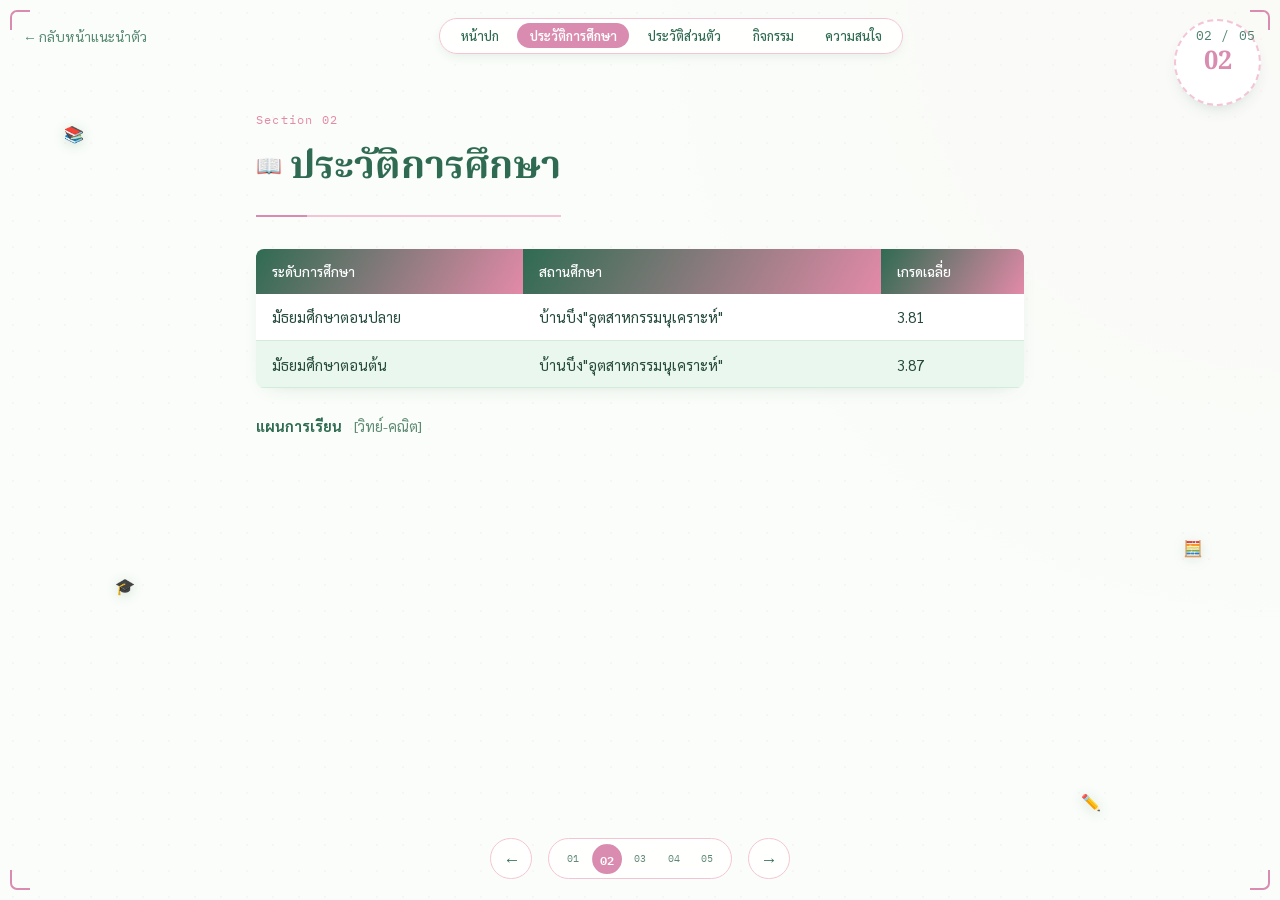
<file: education.html>
<!DOCTYPE html>
<html lang="th">
<head>
<meta charset="UTF-8">
<meta name="viewport" content="width=device-width, initial-scale=1.0">
<title>ประวัติการศึกษา | พอร์ตฟอลิโอ สายบัญชี</title>
<link rel="preconnect" href="https://fonts.googleapis.com">
<link rel="preconnect" href="https://fonts.gstatic.com" crossorigin>
<link href="https://fonts.googleapis.com/css2?family=Noto+Serif+Thai:wght@400;600;700&family=Sarabun:wght@300;400;500;600;700&family=IBM+Plex+Mono:wght@400;500&display=swap" rel="stylesheet">

<style>
  :root{
    --sky:#E7F6EC;
    --navy:#2F6B52;
    --blue:#E38AA8;
    --blue-light:#F4C4D6;
    --paper:#FBFDFA;
    --paper-alt:#EAF7EE;
    --line:#D3ECD9;
    --gold:#D98CAF;
    --ink:#264B3C;
    --ink-soft:#5E8A74;
    --white:#FFFFFF;
    --blush-deep:#F6D3E1;
    --mint-deep:#C9EAD3;
    --font-display:'Noto Serif Thai', serif;
    --font-body:'Sarabun', sans-serif;
    --font-mono:'IBM Plex Mono', monospace;
  }

  *{box-sizing:border-box;}
  html,body{height:100%;margin:0;overflow:hidden;}
  body{
    font-family:var(--font-body);
    color:var(--ink);
    background:var(--paper);
    -webkit-font-smoothing:antialiased;
  }
  h1,h2,h3{font-family:var(--font-display);margin:0;}
  p{margin:0;}
  a{color:inherit;}
  button{font-family:inherit;cursor:pointer;}

  .app{position:relative;height:100vh;height:100dvh;overflow:hidden;}

  .topbar{
    position:fixed;top:0;left:0;right:0;z-index:30;
    display:flex;justify-content:space-between;align-items:center;
    padding:1.1rem 1.5rem;
    pointer-events:none;
  }
  .topbar > *{pointer-events:auto;}
  .back-link{
    font-size:.85rem;text-decoration:none;color:var(--navy);
    opacity:.8;transition:opacity .2s;
  }
  .back-link:hover{opacity:1;}
  .progress{
    font-family:var(--font-mono);font-size:.8rem;letter-spacing:.05em;
    color:var(--navy);opacity:.85;
  }

  .quick-nav {
    display: flex;
    gap: .4rem;
    background: rgba(255, 255, 255, 0.85);
    backdrop-filter: blur(6px);
    padding: .3rem .5rem;
    border-radius: 999px;
    border: 1px solid var(--blue-light);
    box-shadow: 0 4px 12px -4px rgba(47,107,82,.15);
  }

  .nav-chip {
    border: none;
    background: transparent;
    color: var(--navy);
    font-family: var(--font-body);
    font-size: .8rem;
    font-weight: 500;
    padding: .25rem .78rem;
    border-radius: 999px;
    transition: all .2s ease;
    text-decoration: none;
    display: inline-flex;
  }

  .nav-chip:hover {
    background: var(--paper-alt);
    color: var(--navy);
  }

  .nav-chip.active {
    background: var(--gold);
    color: var(--white);
    font-weight: 600;
  }

  @media (max-width: 680px) {
    .quick-nav {
      display: none;
    }
  }

  .deck{
    display:flex;height:100vh;height:100dvh;
  }
  .slide{
    min-width:100vw;height:100vh;height:100dvh;
    overflow-y:auto;
    padding:6.5rem 1.5rem 6rem;
    position:relative;
    opacity:1;
  }
  @media (min-width:768px){
    .slide{padding:7rem 4rem 6.5rem;}
  }

  .slide--cover{
    background:
      radial-gradient(circle at 85% 12%, rgba(227,138,168,.4), transparent 45%),
      radial-gradient(circle at 8% 92%, rgba(47,107,82,.14), transparent 40%),
      linear-gradient(180deg,var(--sky) 0%, var(--paper) 100%);
    color:var(--ink);
    display:flex;flex-direction:column;justify-content:center;
  }
  .cover-grid{
    display:grid;gap:2.5rem;max-width:64rem;margin:0 auto;width:100%;
  }
  @media (min-width:860px){
    .cover-grid{grid-template-columns:1.35fr .65fr;align-items:center;}
  }
  .eyebrow{
    font-family:var(--font-mono);font-size:.75rem;letter-spacing:.18em;
    color:var(--blue);margin-bottom:.9rem;
  }
  .rec-no{
    font-family:var(--font-mono);font-size:.75rem;color:var(--ink-soft);
    margin-bottom:1.6rem;
  }
  .cover-title{
    font-size:clamp(2.8rem,8vw,5.2rem);font-weight:700;line-height:.95;
    letter-spacing:-.01em;color:var(--navy);
    background:linear-gradient(120deg,var(--navy) 40%, var(--blue) 100%);
    -webkit-background-clip:text;background-clip:text;
    -webkit-text-fill-color:transparent;
  }
  .cover-subtitle{
    font-family:var(--font-body);font-size:1rem;color:var(--blue);
    margin-top:.9rem;margin-bottom:2rem;
  }
  .cover-name{
    font-size:clamp(1.6rem,4vw,2.3rem);font-weight:600;color:var(--navy);
    margin-bottom:.4rem;
  }
  .cover-role{
    font-family:var(--font-body);font-size:.95rem;color:var(--ink-soft);
    margin-bottom:1.4rem;
  }
  .cover-desc{
    max-width:38em;line-height:1.8;color:var(--ink-soft);font-size:.95rem;
    margin-bottom:2rem;
  }
  .cover-quote{
    border-left:2px solid var(--gold);padding-left:1.2rem;max-width:34em;
    font-family:var(--font-display);font-size:1.15rem;line-height:1.75;
    color:var(--navy);margin-bottom:2rem;
  }
  .cover-status{
    font-family:var(--font-mono);font-size:.75rem;color:var(--ink-soft);
    letter-spacing:.04em;
  }
  .photo-box{
    aspect-ratio:3/4;border-radius:6px;
    border:2px dashed var(--blue-light);
    background:
      repeating-linear-gradient(to bottom, rgba(38,75,60,.07) 0 1px, transparent 1px 34px),
      linear-gradient(160deg,var(--paper-alt), var(--blush-deep));
    box-shadow:0 8px 24px -12px rgba(47,107,82,.3);
    display:flex;flex-direction:column;align-items:center;justify-content:center;
    gap:.6rem;color:var(--navy);text-align:center;padding:1rem;
  }
  .photo-box svg{width:34px;height:34px;opacity:.75;}
  .photo-box span{font-size:.75rem;line-height:1.5;font-weight:600;}

  .slide--paper{
    background-image:
      radial-gradient(circle at 100% 0%, rgba(227,138,168,.16), transparent 40%),
      radial-gradient(var(--blue-light) 1px, transparent 1.4px);
    background-size:auto, 26px 26px;
    background-position:0 0, 0 0;
    background-color:var(--paper);
    background-blend-mode:normal, normal;
    color:var(--ink);
  }
  .slide--paper::before{
    content:"";position:absolute;inset:0;background:var(--paper);opacity:.86;z-index:0;pointer-events:none;
  }
  .slide--paper > *{position:relative;z-index:1;}
  .slide--paper > .sparkle{position:absolute;}
  .slide--paper > .ghost-num{position:absolute;top:1.2rem;right:1.2rem;}

  .ghost-num{
    display:flex;align-items:center;justify-content:center;
    width:5.4rem;height:5.4rem;border-radius:50%;
    background:var(--white);
    border:2.5px dashed var(--blue-light);
    font-size:1.6rem;color:var(--gold);
    box-shadow:0 8px 18px -10px rgba(47,107,82,.3);
    animation:wiggle 6s ease-in-out infinite;
    font-family:var(--font-display);font-weight:700;
  }

  .section-tag{
    font-family:var(--font-mono);font-size:.75rem;letter-spacing:.1em;
    color:var(--blue);margin-bottom:.6rem;
  }
  .section-title{
    font-size:clamp(1.7rem,3.4vw,2.4rem);color:var(--navy);font-weight:700;
    margin-bottom:2rem;padding-bottom:1rem;
    border-bottom:2px solid var(--blue-light);
    max-width:48rem;
    position:relative;
    display:inline-flex;align-items:center;gap:.5rem;
  }
  .section-title .emoji{font-size:1.3rem;}
  .section-title::after{
    content:"";position:absolute;left:0;bottom:-2px;width:3.2rem;height:2px;
    background:var(--gold);
  }
  .content-wrap{max-width:48rem;margin:0 auto;}

  .table-wrap{overflow-x:auto;margin-bottom:1.8rem;border-radius:8px;
    box-shadow:0 6px 20px -14px rgba(47,107,82,.35);}
  table{width:100%;border-collapse:collapse;font-size:.92rem;min-width:480px;}
  thead th{
    background:linear-gradient(120deg,var(--navy), var(--blue));color:var(--white);text-align:left;
    font-weight:500;padding:.85rem 1rem;font-size:.85rem;
  }
  tbody td{
    padding:.85rem 1rem;border-bottom:1px solid var(--line);background:var(--white);
  }
  tbody tr:nth-child(even) td{background:var(--paper-alt);}
  .plan-line{
    font-size:.9rem;color:var(--ink-soft);
  }
  .plan-line b{color:var(--navy);}

  .personal-grid{display:grid;gap:2.2rem;}
  @media (min-width:768px){
    .personal-grid{grid-template-columns:220px 1fr;align-items:start;}
  }
  .id-photo{
    aspect-ratio:3/4;width:100%;max-width:220px;border-radius:16px;
    border:2px dashed var(--blue-light);
    background:linear-gradient(160deg,var(--paper-alt), var(--blush-deep));
    box-shadow:0 8px 24px -12px rgba(47,107,82,.3);
    display:flex;flex-direction:column;align-items:center;justify-content:center;
    gap:.5rem;color:var(--navy);text-align:center;padding:1rem;
    position:relative;overflow:hidden;
  }
  .id-photo svg{width:28px;height:28px;opacity:.75;}
  .id-photo span{font-size:.72rem;line-height:1.5;font-weight:600;}
  .field-grid{display:grid;grid-template-columns:1fr 1fr;gap:1.1rem 1.5rem;margin-bottom:1.8rem;}
  @media (max-width:480px){.field-grid{grid-template-columns:1fr;}}
  .field{background:var(--paper-alt);border-radius:8px;padding:.6rem .9rem;border:1px solid var(--line);}
  .field label{display:block;font-size:.72rem;color:var(--blue);margin-bottom:.25rem;letter-spacing:.02em;}
  .field div{font-size:.95rem;color:var(--navy);font-weight:600;}
  .statement{
    line-height:1.85;font-size:.95rem;color:var(--ink-soft);
    border-top:1px solid var(--line);padding-top:1.4rem;
    position:relative;padding-left:1.3rem;
  }
  .statement::before{
    content:"\201C";position:absolute;left:-.1rem;top:1.1rem;font-family:var(--font-display);
    font-size:2.2rem;color:var(--gold);line-height:0;
  }

  .activity-grid{display:grid;gap:1.4rem;}
  @media (min-width:640px){.activity-grid{grid-template-columns:1fr 1fr;}}
  .activity-card{
    background:var(--white);border:1px solid var(--line);border-radius:14px;overflow:hidden;
    box-shadow:0 6px 18px -14px rgba(47,107,82,.45);
    transition:transform .2s, box-shadow .2s;
    position:relative;
  }
  .activity-card:nth-child(4n+1){transform:rotate(-1.4deg);}
  .activity-card:nth-child(4n+2){transform:rotate(1.1deg);}
  .activity-card:nth-child(4n+3){transform:rotate(-.8deg);}
  .activity-card:nth-child(4n+4){transform:rotate(1.5deg);}
  .activity-card:hover{transform:rotate(0deg) translateY(-4px) scale(1.015);box-shadow:0 12px 24px -14px rgba(47,107,82,.5);}
  .activity-card::before{
    content:"";position:absolute;top:0;left:14px;z-index:3;
    width:46px;height:16px;
    background:repeating-linear-gradient(135deg, rgba(255,255,255,.6) 0 5px, rgba(47,107,82,.55) 5px 10px);
    transform:rotate(-5deg);border-radius:0 0 2px 2px;
    box-shadow:0 2px 5px rgba(38,75,60,.2);
  }
  .activity-img{
    aspect-ratio:16/10;
    background:
      repeating-linear-gradient(to bottom, var(--paper-alt) 0 1px, transparent 1px 28px),
      linear-gradient(160deg,var(--paper), var(--blush-deep));
    border-bottom:2px dashed var(--blue-light);
    display:flex;flex-direction:column;align-items:center;justify-content:center;gap:.4rem;
    color:var(--navy);text-align:center;
  }
  .activity-img svg{width:24px;height:24px;opacity:.75;}
  .activity-img span{font-size:.7rem;line-height:1.5;color:var(--navy);font-weight:600;}
  .activity-body{padding:1.1rem 1.2rem 1.3rem;}
  .activity-year{font-family:var(--font-mono);font-size:.72rem;color:var(--gold);margin-bottom:.4rem;font-weight:600;}
  .activity-title{font-size:1rem;font-weight:600;color:var(--navy);line-height:1.5;margin-bottom:.5rem;}
  .activity-desc{font-size:.86rem;color:var(--ink-soft);line-height:1.7;}

  .rank-list{display:flex;flex-direction:column;gap:1.4rem;margin-bottom:2.2rem;}
  .rank-item{
    display:grid;grid-template-columns:2.4rem 1fr;gap:1rem;
    padding-bottom:1.4rem;border-bottom:1px solid var(--line);
  }
  .rank-num{
    font-family:var(--font-mono);font-size:1.3rem;color:var(--gold);font-weight:600;
    display:inline-flex;align-items:center;justify-content:center;
    width:2.2rem;height:2.2rem;border-radius:50%;
    background:var(--paper-alt);border:2px dashed var(--gold);
  }
  .rank-major{font-size:1.02rem;font-weight:600;color:var(--navy);}
  .rank-school{font-size:.85rem;color:var(--blue);margin:.15rem 0 .5rem;}
  .rank-reason{font-size:.88rem;color:var(--ink-soft);line-height:1.7;}
  .goal-box{
    background:linear-gradient(120deg,var(--paper-alt), var(--blush-deep));
    border-left:3px solid var(--gold);
    border-radius:16px;
    padding:1.2rem 1.4rem;font-size:.92rem;line-height:1.8;color:var(--ink-soft);
    position:relative;overflow:hidden;
  }
  .goal-box b{color:var(--navy);}
  .goal-box::after{
    content:"🎯";position:absolute;right:1rem;top:1rem;font-size:1.5rem;opacity:.5;
  }

  .cute-badge{
    display:inline-flex;align-items:center;gap:.4rem;
    background:var(--white);border:1.5px dashed var(--blue);
    color:var(--navy);font-family:var(--font-mono);font-size:.72rem;
    padding:.35rem .8rem;border-radius:999px;margin-bottom:1rem;
    box-shadow:0 6px 14px -8px rgba(47,107,82,.35);
    transform:rotate(-2deg);
  }

  .fave-badge{
    display:inline-flex;align-items:center;gap:.25rem;
    font-family:var(--font-mono);font-size:.66rem;
    background:linear-gradient(120deg,var(--navy), #5FAE83);
    color:var(--white);padding:.15rem .55rem;border-radius:999px;
    margin-left:.5rem;vertical-align:middle;white-space:nowrap;
    box-shadow:0 3px 8px -3px rgba(47,107,82,.65);
  }

  .frame-corner{
    position:fixed;z-index:26;pointer-events:none;width:20px;height:20px;
  }
  .frame-corner.tl{top:10px;left:10px;border-top:2px solid var(--gold);border-left:2px solid var(--gold);border-radius:7px 0 0 0;}
  .frame-corner.tr{top:10px;right:10px;border-top:2px solid var(--gold);border-right:2px solid var(--gold);border-radius:0 7px 0 0;}
  .frame-corner.bl{bottom:10px;left:10px;border-bottom:2px solid var(--gold);border-left:2px solid var(--gold);border-radius:0 0 0 7px;}
  .frame-corner.br{bottom:10px;right:10px;border-bottom:2px solid var(--gold);border-right:2px solid var(--gold);border-radius:0 0 7px 0;}

  .frame-wrap{position:relative;}
  .frame-wrap::before{
    content:"";position:absolute;inset:-9px;
    border:1.5px dashed var(--gold);border-radius:14px;pointer-events:none;
  }
  .corner-deco{
    position:absolute;font-size:1.05rem;pointer-events:none;line-height:1;
    filter:drop-shadow(0 2px 4px rgba(47,107,82,.3));
  }
  .corner-deco.tl{top:-15px;left:-15px;}
  .corner-deco.tr{top:-15px;right:-15px;transform:scaleX(-1);}
  .corner-deco.bl{bottom:-15px;left:-15px;transform:scaleY(-1);}
  .corner-deco.br{bottom:-15px;right:-15px;transform:scale(-1,-1);}

  .nav-controls{
    position:fixed;left:0;right:0;bottom:1.3rem;z-index:30;
    display:flex;align-items:center;justify-content:center;gap:1rem;
    pointer-events:none;
  }
  .nav-controls > *{pointer-events:auto;}
  .nav-btn{
    width:2.6rem;height:2.6rem;border-radius:50%;border:1px solid var(--blue-light);
    background:rgba(255,255,255,.85);backdrop-filter:blur(6px);
    color:var(--navy);font-size:1.05rem;display:flex;align-items:center;justify-content:center;
    transition:opacity .2s, transform .2s, background .2s;
    text-decoration:none;
  }
  .nav-btn:hover:not(.is-disabled){transform:translateY(-2px) scale(1.08) rotate(-4deg);background:var(--white);}
  .nav-btn.is-disabled{opacity:.3;pointer-events:none;}
  .nav-btn:focus-visible, .back-link:focus-visible, .dot:focus-visible{
    outline:2px solid var(--gold);outline-offset:2px;
  }
  .dots{display:flex;gap:.5rem;padding:.4rem .7rem;border-radius:999px;
    background:rgba(255,255,255,.85);backdrop-filter:blur(6px);
    border:1px solid var(--blue-light);}
  .dot{
    width:1.6rem;height:1.6rem;border-radius:50%;border:none;background:transparent;
    font-family:var(--font-mono);font-size:.65rem;color:var(--ink-soft);
    display:flex;align-items:center;justify-content:center;
    text-decoration:none;
  }
  .dot.active{background:var(--gold);color:var(--white);font-weight:600;transform:scale(1.15);}

  @keyframes floaty{
    0%,100%{transform:translateY(0) rotate(var(--r,0deg));}
    50%{transform:translateY(-10px) rotate(var(--r,0deg));}
  }
  @keyframes twinkle{
    0%,100%{opacity:.35;transform:scale(.85) rotate(var(--r,0deg));}
    50%{opacity:1;transform:scale(1.15) rotate(var(--r,0deg));}
  }
  @keyframes wiggle{
    0%,100%{transform:rotate(-3deg);}
    50%{transform:rotate(3deg);}
  }
  .sparkle{
    position:absolute;pointer-events:none;user-select:none;
    font-size:1.4rem;line-height:1;
    filter:drop-shadow(0 2px 6px rgba(47,107,82,.2));
    animation:floaty 5s ease-in-out infinite;
    z-index:1;
  }
  .sparkle.tw{animation:twinkle 3.2s ease-in-out infinite;}
  .sparkle.small{font-size:1rem;}
  .sparkle.big{font-size:2rem;}

  .confetti-particle{
    position:fixed;z-index:60;pointer-events:none;font-size:.95rem;
    left:0;top:0;transform:translate(-50%,-50%);
    animation:confetti-pop .65s ease-out forwards;
  }
  @keyframes confetti-pop{
    0%{opacity:1;transform:translate(-50%,-50%) scale(.6);}
    100%{opacity:0;transform:translate(calc(-50% + var(--dx)), calc(-50% + var(--dy))) scale(1.15);}
  }

  @media (prefers-reduced-motion:reduce){
    .sparkle, .ghost-num{animation:none;}
    .confetti-particle{display:none;}
  }
</style>
</head>
<body>

<div class="app">

  <span class="frame-corner tl" aria-hidden="true"></span>
  <span class="frame-corner tr" aria-hidden="true"></span>
  <span class="frame-corner bl" aria-hidden="true"></span>
  <span class="frame-corner br" aria-hidden="true"></span>

  <header class="topbar">
    <a class="back-link" href="index.html">← กลับหน้าแนะนำตัว</a>

    <nav class="quick-nav">
      <a class="nav-chip " href="index.html">หน้าปก</a>
      <a class="nav-chip active" href="education.html">ประวัติการศึกษา</a>
      <a class="nav-chip " href="personal.html">ประวัติส่วนตัว</a>
      <a class="nav-chip " href="activities.html">กิจกรรม</a>
      <a class="nav-chip " href="interests.html">ความสนใจ</a>
    </nav>

    <div class="progress">02 / 05</div>
  </header>

  <div class="deck">
    <section class="slide slide--paper">
      <span class="sparkle small tw" style="top:14%;left:5%;">📚</span>
      <span class="sparkle small" style="bottom:10%;right:14%;animation-delay:.8s;">✏️</span>
      <span class="sparkle small tw" style="top:60%;right:6%;animation-delay:1.2s;">🧮</span>
      <span class="sparkle small" style="bottom:34%;left:9%;animation-delay:.4s;">🎓</span>
      <span class="ghost-num">02</span>
      <div class="content-wrap">
        <div class="section-tag">Section 02</div>
        <h2 class="section-title"><span class="emoji">📖</span> ประวัติการศึกษา</h2>

        <div class="table-wrap">
          <table>
            <thead>
              <tr><th>ระดับการศึกษา</th><th>สถานศึกษา</th><th>เกรดเฉลี่ย</th></tr>
            </thead>
            <tbody>
              <tr><td>มัธยมศึกษาตอนปลาย</td><td>บ้านบึง"อุตสาหกรรมนุเคราะห์"</td><td>3.81</td></tr>
              <tr><td>มัธยมศึกษาตอนต้น</td><td>บ้านบึง"อุตสาหกรรมนุเคราะห์"</td><td>3.87</td></tr>
            </tbody>
          </table>
        </div>

        <p class="plan-line"><b>แผนการเรียน</b> &nbsp; [วิทย์-คณิต]</p>
      </div>
    </section>
  </div>

  <nav class="nav-controls">
    <a class="nav-btn " href="index.html" aria-label="ก่อนหน้า" onclick="burstConfetti(event.clientX, event.clientY)">←</a>
    <div class="dots">
      <a class="dot " href="index.html" onclick="burstConfetti(event.clientX, event.clientY)">01</a>
      <a class="dot active" href="education.html" onclick="burstConfetti(event.clientX, event.clientY)">02</a>
      <a class="dot " href="personal.html" onclick="burstConfetti(event.clientX, event.clientY)">03</a>
      <a class="dot " href="activities.html" onclick="burstConfetti(event.clientX, event.clientY)">04</a>
      <a class="dot " href="interests.html" onclick="burstConfetti(event.clientX, event.clientY)">05</a>
    </div>
    <a class="nav-btn " href="personal.html" aria-label="ถัดไป" onclick="burstConfetti(event.clientX, event.clientY)">→</a>
  </nav>

</div>

<script>
  const reduceMotion = window.matchMedia && window.matchMedia('(prefers-reduced-motion: reduce)').matches;
  function burstConfetti(x, y){
    if(reduceMotion || typeof x !== 'number') return;
    const bits = ['✨','🌸','💗','⭐','🍀'];
    for(let i = 0; i < 7; i++){
      const p = document.createElement('span');
      p.className = 'confetti-particle';
      p.textContent = bits[Math.floor(Math.random() * bits.length)];
      const angle = (Math.PI * 2 * i) / 7 + Math.random() * 0.5;
      const dist = 36 + Math.random() * 26;
      p.style.left = x + 'px';
      p.style.top = y + 'px';
      p.style.setProperty('--dx', Math.cos(angle) * dist + 'px');
      p.style.setProperty('--dy', Math.sin(angle) * dist + 'px');
      document.body.appendChild(p);
      setTimeout(() => p.remove(), 700);
    }
  }

  document.addEventListener('keydown', (e) => {
    if(e.key === 'ArrowRight'){ const b = document.querySelector('.nav-btn[aria-label="ถัดไป"]'); if(b && !b.classList.contains('is-disabled')) window.location.href = b.getAttribute('href'); }
    if(e.key === 'ArrowLeft'){ const b = document.querySelector('.nav-btn[aria-label="ก่อนหน้า"]'); if(b && !b.classList.contains('is-disabled')) window.location.href = b.getAttribute('href'); }
  });

  let touchStartX = null;
  const appEl = document.querySelector('.app');
  appEl.addEventListener('touchstart', (e) => { touchStartX = e.touches[0].clientX; }, {passive:true});
  appEl.addEventListener('touchend', (e) => {
    if(touchStartX === null) return;
    const dx = e.changedTouches[0].clientX - touchStartX;
    if(Math.abs(dx) > 50){
      const label = dx < 0 ? 'ถัดไป' : 'ก่อนหน้า';
      const b = document.querySelector('.nav-btn[aria-label="' + label + '"]');
      if(b && !b.classList.contains('is-disabled')) window.location.href = b.getAttribute('href');
    }
    touchStartX = null;
  }, {passive:true});
</script>

</body>
</html>
</file>
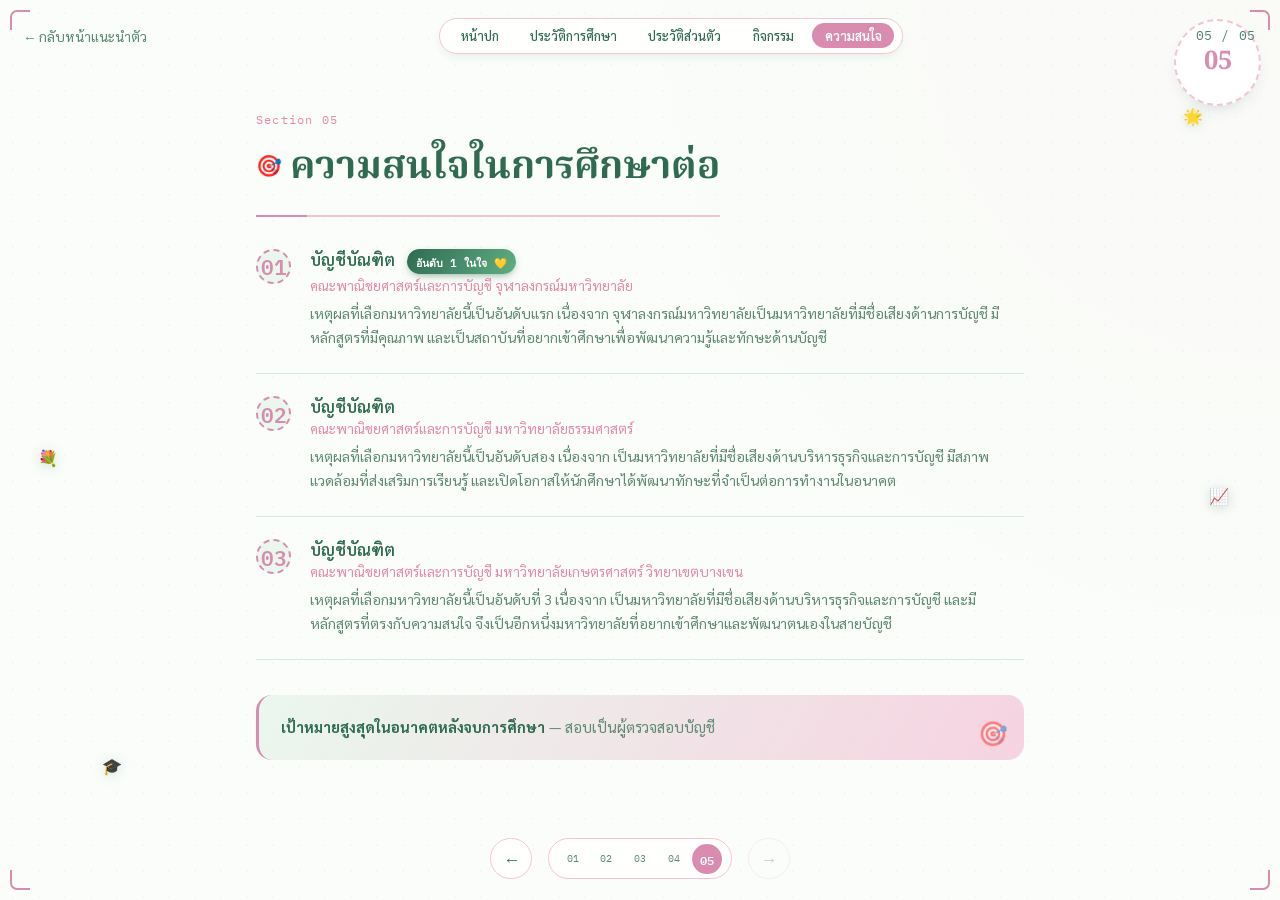
<file: interesting.html>
<!DOCTYPE html>
<html lang="th">
<head>
<meta charset="UTF-8">
<meta name="viewport" content="width=device-width, initial-scale=1.0">
<title>ความสนใจ | พอร์ตฟอลิโอ สายบัญชี</title>
<link rel="preconnect" href="https://fonts.googleapis.com">
<link rel="preconnect" href="https://fonts.gstatic.com" crossorigin>
<link href="https://fonts.googleapis.com/css2?family=Noto+Serif+Thai:wght@400;600;700&family=Sarabun:wght@300;400;500;600;700&family=IBM+Plex+Mono:wght@400;500&display=swap" rel="stylesheet">

<style>
  :root{
    --sky:#E7F6EC;
    --navy:#2F6B52;
    --blue:#E38AA8;
    --blue-light:#F4C4D6;
    --paper:#FBFDFA;
    --paper-alt:#EAF7EE;
    --line:#D3ECD9;
    --gold:#D98CAF;
    --ink:#264B3C;
    --ink-soft:#5E8A74;
    --white:#FFFFFF;
    --blush-deep:#F6D3E1;
    --mint-deep:#C9EAD3;
    --font-display:'Noto Serif Thai', serif;
    --font-body:'Sarabun', sans-serif;
    --font-mono:'IBM Plex Mono', monospace;
  }

  *{box-sizing:border-box;}
  html,body{height:100%;margin:0;overflow:hidden;}
  body{
    font-family:var(--font-body);
    color:var(--ink);
    background:var(--paper);
    -webkit-font-smoothing:antialiased;
  }
  h1,h2,h3{font-family:var(--font-display);margin:0;}
  p{margin:0;}
  a{color:inherit;}
  button{font-family:inherit;cursor:pointer;}

  .app{position:relative;height:100vh;height:100dvh;overflow:hidden;}

  .topbar{
    position:fixed;top:0;left:0;right:0;z-index:30;
    display:flex;justify-content:space-between;align-items:center;
    padding:1.1rem 1.5rem;
    pointer-events:none;
  }
  .topbar > *{pointer-events:auto;}
  .back-link{
    font-size:.85rem;text-decoration:none;color:var(--navy);
    opacity:.8;transition:opacity .2s;
  }
  .back-link:hover{opacity:1;}
  .progress{
    font-family:var(--font-mono);font-size:.8rem;letter-spacing:.05em;
    color:var(--navy);opacity:.85;
  }

  .quick-nav {
    display: flex;
    gap: .4rem;
    background: rgba(255, 255, 255, 0.85);
    backdrop-filter: blur(6px);
    padding: .3rem .5rem;
    border-radius: 999px;
    border: 1px solid var(--blue-light);
    box-shadow: 0 4px 12px -4px rgba(47,107,82,.15);
  }

  .nav-chip {
    border: none;
    background: transparent;
    color: var(--navy);
    font-family: var(--font-body);
    font-size: .8rem;
    font-weight: 500;
    padding: .25rem .78rem;
    border-radius: 999px;
    transition: all .2s ease;
    text-decoration: none;
    display: inline-flex;
  }

  .nav-chip:hover {
    background: var(--paper-alt);
    color: var(--navy);
  }

  .nav-chip.active {
    background: var(--gold);
    color: var(--white);
    font-weight: 600;
  }

  @media (max-width: 680px) {
    .quick-nav {
      display: none;
    }
  }

  .deck{
    display:flex;height:100vh;height:100dvh;
  }
  .slide{
    min-width:100vw;height:100vh;height:100dvh;
    overflow-y:auto;
    padding:6.5rem 1.5rem 6rem;
    position:relative;
    opacity:1;
  }
  @media (min-width:768px){
    .slide{padding:7rem 4rem 6.5rem;}
  }

  .slide--cover{
    background:
      radial-gradient(circle at 85% 12%, rgba(227,138,168,.4), transparent 45%),
      radial-gradient(circle at 8% 92%, rgba(47,107,82,.14), transparent 40%),
      linear-gradient(180deg,var(--sky) 0%, var(--paper) 100%);
    color:var(--ink);
    display:flex;flex-direction:column;justify-content:center;
  }
  .cover-grid{
    display:grid;gap:2.5rem;max-width:64rem;margin:0 auto;width:100%;
  }
  @media (min-width:860px){
    .cover-grid{grid-template-columns:1.35fr .65fr;align-items:center;}
  }
  .eyebrow{
    font-family:var(--font-mono);font-size:.75rem;letter-spacing:.18em;
    color:var(--blue);margin-bottom:.9rem;
  }
  .rec-no{
    font-family:var(--font-mono);font-size:.75rem;color:var(--ink-soft);
    margin-bottom:1.6rem;
  }
  .cover-title{
    font-size:clamp(2.8rem,8vw,5.2rem);font-weight:700;line-height:.95;
    letter-spacing:-.01em;color:var(--navy);
    background:linear-gradient(120deg,var(--navy) 40%, var(--blue) 100%);
    -webkit-background-clip:text;background-clip:text;
    -webkit-text-fill-color:transparent;
  }
  .cover-subtitle{
    font-family:var(--font-body);font-size:1rem;color:var(--blue);
    margin-top:.9rem;margin-bottom:2rem;
  }
  .cover-name{
    font-size:clamp(1.6rem,4vw,2.3rem);font-weight:600;color:var(--navy);
    margin-bottom:.4rem;
  }
  .cover-role{
    font-family:var(--font-body);font-size:.95rem;color:var(--ink-soft);
    margin-bottom:1.4rem;
  }
  .cover-desc{
    max-width:38em;line-height:1.8;color:var(--ink-soft);font-size:.95rem;
    margin-bottom:2rem;
  }
  .cover-quote{
    border-left:2px solid var(--gold);padding-left:1.2rem;max-width:34em;
    font-family:var(--font-display);font-size:1.15rem;line-height:1.75;
    color:var(--navy);margin-bottom:2rem;
  }
  .cover-status{
    font-family:var(--font-mono);font-size:.75rem;color:var(--ink-soft);
    letter-spacing:.04em;
  }
  .photo-box{
    aspect-ratio:3/4;border-radius:6px;
    border:2px dashed var(--blue-light);
    background:
      repeating-linear-gradient(to bottom, rgba(38,75,60,.07) 0 1px, transparent 1px 34px),
      linear-gradient(160deg,var(--paper-alt), var(--blush-deep));
    box-shadow:0 8px 24px -12px rgba(47,107,82,.3);
    display:flex;flex-direction:column;align-items:center;justify-content:center;
    gap:.6rem;color:var(--navy);text-align:center;padding:1rem;
  }
  .photo-box svg{width:34px;height:34px;opacity:.75;}
  .photo-box span{font-size:.75rem;line-height:1.5;font-weight:600;}

  .slide--paper{
    background-image:
      radial-gradient(circle at 100% 0%, rgba(227,138,168,.16), transparent 40%),
      radial-gradient(var(--blue-light) 1px, transparent 1.4px);
    background-size:auto, 26px 26px;
    background-position:0 0, 0 0;
    background-color:var(--paper);
    background-blend-mode:normal, normal;
    color:var(--ink);
  }
  .slide--paper::before{
    content:"";position:absolute;inset:0;background:var(--paper);opacity:.86;z-index:0;pointer-events:none;
  }
  .slide--paper > *{position:relative;z-index:1;}
  .slide--paper > .sparkle{position:absolute;}
  .slide--paper > .ghost-num{position:absolute;top:1.2rem;right:1.2rem;}

  .ghost-num{
    display:flex;align-items:center;justify-content:center;
    width:5.4rem;height:5.4rem;border-radius:50%;
    background:var(--white);
    border:2.5px dashed var(--blue-light);
    font-size:1.6rem;color:var(--gold);
    box-shadow:0 8px 18px -10px rgba(47,107,82,.3);
    animation:wiggle 6s ease-in-out infinite;
    font-family:var(--font-display);font-weight:700;
  }

  .section-tag{
    font-family:var(--font-mono);font-size:.75rem;letter-spacing:.1em;
    color:var(--blue);margin-bottom:.6rem;
  }
  .section-title{
    font-size:clamp(1.7rem,3.4vw,2.4rem);color:var(--navy);font-weight:700;
    margin-bottom:2rem;padding-bottom:1rem;
    border-bottom:2px solid var(--blue-light);
    max-width:48rem;
    position:relative;
    display:inline-flex;align-items:center;gap:.5rem;
  }
  .section-title .emoji{font-size:1.3rem;}
  .section-title::after{
    content:"";position:absolute;left:0;bottom:-2px;width:3.2rem;height:2px;
    background:var(--gold);
  }
  .content-wrap{max-width:48rem;margin:0 auto;}

  .table-wrap{overflow-x:auto;margin-bottom:1.8rem;border-radius:8px;
    box-shadow:0 6px 20px -14px rgba(47,107,82,.35);}
  table{width:100%;border-collapse:collapse;font-size:.92rem;min-width:480px;}
  thead th{
    background:linear-gradient(120deg,var(--navy), var(--blue));color:var(--white);text-align:left;
    font-weight:500;padding:.85rem 1rem;font-size:.85rem;
  }
  tbody td{
    padding:.85rem 1rem;border-bottom:1px solid var(--line);background:var(--white);
  }
  tbody tr:nth-child(even) td{background:var(--paper-alt);}
  .plan-line{
    font-size:.9rem;color:var(--ink-soft);
  }
  .plan-line b{color:var(--navy);}

  .personal-grid{display:grid;gap:2.2rem;}
  @media (min-width:768px){
    .personal-grid{grid-template-columns:220px 1fr;align-items:start;}
  }
  .id-photo{
    aspect-ratio:3/4;width:100%;max-width:220px;border-radius:16px;
    border:2px dashed var(--blue-light);
    background:linear-gradient(160deg,var(--paper-alt), var(--blush-deep));
    box-shadow:0 8px 24px -12px rgba(47,107,82,.3);
    display:flex;flex-direction:column;align-items:center;justify-content:center;
    gap:.5rem;color:var(--navy);text-align:center;padding:1rem;
    position:relative;overflow:hidden;
  }
  .id-photo svg{width:28px;height:28px;opacity:.75;}
  .id-photo span{font-size:.72rem;line-height:1.5;font-weight:600;}
  .field-grid{display:grid;grid-template-columns:1fr 1fr;gap:1.1rem 1.5rem;margin-bottom:1.8rem;}
  @media (max-width:480px){.field-grid{grid-template-columns:1fr;}}
  .field{background:var(--paper-alt);border-radius:8px;padding:.6rem .9rem;border:1px solid var(--line);}
  .field label{display:block;font-size:.72rem;color:var(--blue);margin-bottom:.25rem;letter-spacing:.02em;}
  .field div{font-size:.95rem;color:var(--navy);font-weight:600;}
  .statement{
    line-height:1.85;font-size:.95rem;color:var(--ink-soft);
    border-top:1px solid var(--line);padding-top:1.4rem;
    position:relative;padding-left:1.3rem;
  }
  .statement::before{
    content:"\201C";position:absolute;left:-.1rem;top:1.1rem;font-family:var(--font-display);
    font-size:2.2rem;color:var(--gold);line-height:0;
  }

  .activity-grid{display:grid;gap:1.4rem;}
  @media (min-width:640px){.activity-grid{grid-template-columns:1fr 1fr;}}
  .activity-card{
    background:var(--white);border:1px solid var(--line);border-radius:14px;overflow:hidden;
    box-shadow:0 6px 18px -14px rgba(47,107,82,.45);
    transition:transform .2s, box-shadow .2s;
    position:relative;
  }
  .activity-card:nth-child(4n+1){transform:rotate(-1.4deg);}
  .activity-card:nth-child(4n+2){transform:rotate(1.1deg);}
  .activity-card:nth-child(4n+3){transform:rotate(-.8deg);}
  .activity-card:nth-child(4n+4){transform:rotate(1.5deg);}
  .activity-card:hover{transform:rotate(0deg) translateY(-4px) scale(1.015);box-shadow:0 12px 24px -14px rgba(47,107,82,.5);}
  .activity-card::before{
    content:"";position:absolute;top:0;left:14px;z-index:3;
    width:46px;height:16px;
    background:repeating-linear-gradient(135deg, rgba(255,255,255,.6) 0 5px, rgba(47,107,82,.55) 5px 10px);
    transform:rotate(-5deg);border-radius:0 0 2px 2px;
    box-shadow:0 2px 5px rgba(38,75,60,.2);
  }
  .activity-img{
    aspect-ratio:16/10;
    background:
      repeating-linear-gradient(to bottom, var(--paper-alt) 0 1px, transparent 1px 28px),
      linear-gradient(160deg,var(--paper), var(--blush-deep));
    border-bottom:2px dashed var(--blue-light);
    display:flex;flex-direction:column;align-items:center;justify-content:center;gap:.4rem;
    color:var(--navy);text-align:center;
  }
  .activity-img svg{width:24px;height:24px;opacity:.75;}
  .activity-img span{font-size:.7rem;line-height:1.5;color:var(--navy);font-weight:600;}
  .activity-body{padding:1.1rem 1.2rem 1.3rem;}
  .activity-year{font-family:var(--font-mono);font-size:.72rem;color:var(--gold);margin-bottom:.4rem;font-weight:600;}
  .activity-title{font-size:1rem;font-weight:600;color:var(--navy);line-height:1.5;margin-bottom:.5rem;}
  .activity-desc{font-size:.86rem;color:var(--ink-soft);line-height:1.7;}

  .rank-list{display:flex;flex-direction:column;gap:1.4rem;margin-bottom:2.2rem;}
  .rank-item{
    display:grid;grid-template-columns:2.4rem 1fr;gap:1rem;
    padding-bottom:1.4rem;border-bottom:1px solid var(--line);
  }
  .rank-num{
    font-family:var(--font-mono);font-size:1.3rem;color:var(--gold);font-weight:600;
    display:inline-flex;align-items:center;justify-content:center;
    width:2.2rem;height:2.2rem;border-radius:50%;
    background:var(--paper-alt);border:2px dashed var(--gold);
  }
  .rank-major{font-size:1.02rem;font-weight:600;color:var(--navy);}
  .rank-school{font-size:.85rem;color:var(--blue);margin:.15rem 0 .5rem;}
  .rank-reason{font-size:.88rem;color:var(--ink-soft);line-height:1.7;}
  .goal-box{
    background:linear-gradient(120deg,var(--paper-alt), var(--blush-deep));
    border-left:3px solid var(--gold);
    border-radius:16px;
    padding:1.2rem 1.4rem;font-size:.92rem;line-height:1.8;color:var(--ink-soft);
    position:relative;overflow:hidden;
  }
  .goal-box b{color:var(--navy);}
  .goal-box::after{
    content:"🎯";position:absolute;right:1rem;top:1rem;font-size:1.5rem;opacity:.5;
  }

  .cute-badge{
    display:inline-flex;align-items:center;gap:.4rem;
    background:var(--white);border:1.5px dashed var(--blue);
    color:var(--navy);font-family:var(--font-mono);font-size:.72rem;
    padding:.35rem .8rem;border-radius:999px;margin-bottom:1rem;
    box-shadow:0 6px 14px -8px rgba(47,107,82,.35);
    transform:rotate(-2deg);
  }

  .fave-badge{
    display:inline-flex;align-items:center;gap:.25rem;
    font-family:var(--font-mono);font-size:.66rem;
    background:linear-gradient(120deg,var(--navy), #5FAE83);
    color:var(--white);padding:.15rem .55rem;border-radius:999px;
    margin-left:.5rem;vertical-align:middle;white-space:nowrap;
    box-shadow:0 3px 8px -3px rgba(47,107,82,.65);
  }

  .frame-corner{
    position:fixed;z-index:26;pointer-events:none;width:20px;height:20px;
  }
  .frame-corner.tl{top:10px;left:10px;border-top:2px solid var(--gold);border-left:2px solid var(--gold);border-radius:7px 0 0 0;}
  .frame-corner.tr{top:10px;right:10px;border-top:2px solid var(--gold);border-right:2px solid var(--gold);border-radius:0 7px 0 0;}
  .frame-corner.bl{bottom:10px;left:10px;border-bottom:2px solid var(--gold);border-left:2px solid var(--gold);border-radius:0 0 0 7px;}
  .frame-corner.br{bottom:10px;right:10px;border-bottom:2px solid var(--gold);border-right:2px solid var(--gold);border-radius:0 0 7px 0;}

  .frame-wrap{position:relative;}
  .frame-wrap::before{
    content:"";position:absolute;inset:-9px;
    border:1.5px dashed var(--gold);border-radius:14px;pointer-events:none;
  }
  .corner-deco{
    position:absolute;font-size:1.05rem;pointer-events:none;line-height:1;
    filter:drop-shadow(0 2px 4px rgba(47,107,82,.3));
  }
  .corner-deco.tl{top:-15px;left:-15px;}
  .corner-deco.tr{top:-15px;right:-15px;transform:scaleX(-1);}
  .corner-deco.bl{bottom:-15px;left:-15px;transform:scaleY(-1);}
  .corner-deco.br{bottom:-15px;right:-15px;transform:scale(-1,-1);}

  .nav-controls{
    position:fixed;left:0;right:0;bottom:1.3rem;z-index:30;
    display:flex;align-items:center;justify-content:center;gap:1rem;
    pointer-events:none;
  }
  .nav-controls > *{pointer-events:auto;}
  .nav-btn{
    width:2.6rem;height:2.6rem;border-radius:50%;border:1px solid var(--blue-light);
    background:rgba(255,255,255,.85);backdrop-filter:blur(6px);
    color:var(--navy);font-size:1.05rem;display:flex;align-items:center;justify-content:center;
    transition:opacity .2s, transform .2s, background .2s;
    text-decoration:none;
  }
  .nav-btn:hover:not(.is-disabled){transform:translateY(-2px) scale(1.08) rotate(-4deg);background:var(--white);}
  .nav-btn.is-disabled{opacity:.3;pointer-events:none;}
  .nav-btn:focus-visible, .back-link:focus-visible, .dot:focus-visible{
    outline:2px solid var(--gold);outline-offset:2px;
  }
  .dots{display:flex;gap:.5rem;padding:.4rem .7rem;border-radius:999px;
    background:rgba(255,255,255,.85);backdrop-filter:blur(6px);
    border:1px solid var(--blue-light);}
  .dot{
    width:1.6rem;height:1.6rem;border-radius:50%;border:none;background:transparent;
    font-family:var(--font-mono);font-size:.65rem;color:var(--ink-soft);
    display:flex;align-items:center;justify-content:center;
    text-decoration:none;
  }
  .dot.active{background:var(--gold);color:var(--white);font-weight:600;transform:scale(1.15);}

  @keyframes floaty{
    0%,100%{transform:translateY(0) rotate(var(--r,0deg));}
    50%{transform:translateY(-10px) rotate(var(--r,0deg));}
  }
  @keyframes twinkle{
    0%,100%{opacity:.35;transform:scale(.85) rotate(var(--r,0deg));}
    50%{opacity:1;transform:scale(1.15) rotate(var(--r,0deg));}
  }
  @keyframes wiggle{
    0%,100%{transform:rotate(-3deg);}
    50%{transform:rotate(3deg);}
  }
  .sparkle{
    position:absolute;pointer-events:none;user-select:none;
    font-size:1.4rem;line-height:1;
    filter:drop-shadow(0 2px 6px rgba(47,107,82,.2));
    animation:floaty 5s ease-in-out infinite;
    z-index:1;
  }
  .sparkle.tw{animation:twinkle 3.2s ease-in-out infinite;}
  .sparkle.small{font-size:1rem;}
  .sparkle.big{font-size:2rem;}

  .confetti-particle{
    position:fixed;z-index:60;pointer-events:none;font-size:.95rem;
    left:0;top:0;transform:translate(-50%,-50%);
    animation:confetti-pop .65s ease-out forwards;
  }
  @keyframes confetti-pop{
    0%{opacity:1;transform:translate(-50%,-50%) scale(.6);}
    100%{opacity:0;transform:translate(calc(-50% + var(--dx)), calc(-50% + var(--dy))) scale(1.15);}
  }

  @media (prefers-reduced-motion:reduce){
    .sparkle, .ghost-num{animation:none;}
    .confetti-particle{display:none;}
  }
</style>
</head>
<body>

<div class="app">

  <span class="frame-corner tl" aria-hidden="true"></span>
  <span class="frame-corner tr" aria-hidden="true"></span>
  <span class="frame-corner bl" aria-hidden="true"></span>
  <span class="frame-corner br" aria-hidden="true"></span>

  <header class="topbar">
    <a class="back-link" href="index.html">← กลับหน้าแนะนำตัว</a>

    <nav class="quick-nav">
      <a class="nav-chip " href="index.html">หน้าปก</a>
      <a class="nav-chip " href="education.html">ประวัติการศึกษา</a>
      <a class="nav-chip " href="personal.html">ประวัติส่วนตัว</a>
      <a class="nav-chip " href="activities.html">กิจกรรม</a>
      <a class="nav-chip active" href="interests.html">ความสนใจ</a>
    </nav>

    <div class="progress">05 / 05</div>
  </header>

  <div class="deck">
    <section class="slide slide--paper">
      <span class="sparkle small tw" style="top:12%;right:6%;">🌟</span>
      <span class="sparkle small" style="bottom:14%;left:8%;animation-delay:.9s;">🎓</span>
      <span class="sparkle small tw" style="top:50%;left:3%;animation-delay:.6s;">💐</span>
      <span class="sparkle small" style="bottom:44%;right:4%;animation-delay:1.3s;">📈</span>
      <span class="ghost-num">05</span>
      <div class="content-wrap">
        <div class="section-tag">Section 05</div>
        <h2 class="section-title"><span class="emoji">🎯</span> ความสนใจในการศึกษาต่อ</h2>

        <div class="rank-list">
          <div class="rank-item">
            <div class="rank-num">01</div>
            <div>
              <div class="rank-major">บัญชีบัณฑิต <span class="fave-badge">อันดับ 1 ในใจ 💛</span></div>
              <div class="rank-school">คณะพาณิชยศาสตร์และการบัญชี จุฬาลงกรณ์มหาวิทยาลัย</div>
              <p class="rank-reason">เหตุผลที่เลือกมหาวิทยาลัยนี้เป็นอันดับแรก เนื่องจาก จุฬาลงกรณ์มหาวิทยาลัยเป็นมหาวิทยาลัยที่มีชื่อเสียงด้านการบัญชี มีหลักสูตรที่มีคุณภาพ และเป็นสถาบันที่อยากเข้าศึกษาเพื่อพัฒนาความรู้และทักษะด้านบัญชี</p>
            </div>
          </div>
          <div class="rank-item">
            <div class="rank-num">02</div>
            <div>
              <div class="rank-major">บัญชีบัณฑิต </div>
              <div class="rank-school">คณะพาณิชยศาสตร์และการบัญชี มหาวิทยาลัยธรรมศาสตร์</div>
              <p class="rank-reason">เหตุผลที่เลือกมหาวิทยาลัยนี้เป็นอันดับสอง เนื่องจาก เป็นมหาวิทยาลัยที่มีชื่อเสียงด้านบริหารธุรกิจและการบัญชี มีสภาพแวดล้อมที่ส่งเสริมการเรียนรู้ และเปิดโอกาสให้นักศึกษาได้พัฒนาทักษะที่จำเป็นต่อการทำงานในอนาคต</p>
            </div>
          </div>
          <div class="rank-item">
            <div class="rank-num">03</div>
            <div>
              <div class="rank-major">บัญชีบัณฑิต </div>
              <div class="rank-school">คณะพาณิชยศาสตร์และการบัญชี มหาวิทยาลัยเกษตรศาสตร์ วิทยาเขตบางเขน</div>
              <p class="rank-reason">เหตุผลที่เลือกมหาวิทยาลัยนี้เป็นอันดับที่ 3 เนื่องจาก เป็นมหาวิทยาลัยที่มีชื่อเสียงด้านบริหารธุรกิจและการบัญชี และมีหลักสูตรที่ตรงกับความสนใจ จึงเป็นอีกหนึ่งมหาวิทยาลัยที่อยากเข้าศึกษาและพัฒนาตนเองในสายบัญชี</p>
            </div>
          </div>
        </div>

        <div class="goal-box">
          <b>เป้าหมายสูงสุดในอนาคตหลังจบการศึกษา</b> — สอบเป็นผู้ตรวจสอบบัญชี
        </div>
      </div>
    </section>
  </div>

  <nav class="nav-controls">
    <a class="nav-btn " href="activities.html" aria-label="ก่อนหน้า" onclick="burstConfetti(event.clientX, event.clientY)">←</a>
    <div class="dots">
      <a class="dot " href="index.html" onclick="burstConfetti(event.clientX, event.clientY)">01</a>
      <a class="dot " href="education.html" onclick="burstConfetti(event.clientX, event.clientY)">02</a>
      <a class="dot " href="personal.html" onclick="burstConfetti(event.clientX, event.clientY)">03</a>
      <a class="dot " href="activities.html" onclick="burstConfetti(event.clientX, event.clientY)">04</a>
      <a class="dot active" href="interests.html" onclick="burstConfetti(event.clientX, event.clientY)">05</a>
    </div>
    <a class="nav-btn is-disabled" href="interests.html" aria-label="ถัดไป" onclick="burstConfetti(event.clientX, event.clientY)">→</a>
  </nav>

</div>

<script>
  const reduceMotion = window.matchMedia && window.matchMedia('(prefers-reduced-motion: reduce)').matches;
  function burstConfetti(x, y){
    if(reduceMotion || typeof x !== 'number') return;
    const bits = ['✨','🌸','💗','⭐','🍀'];
    for(let i = 0; i < 7; i++){
      const p = document.createElement('span');
      p.className = 'confetti-particle';
      p.textContent = bits[Math.floor(Math.random() * bits.length)];
      const angle = (Math.PI * 2 * i) / 7 + Math.random() * 0.5;
      const dist = 36 + Math.random() * 26;
      p.style.left = x + 'px';
      p.style.top = y + 'px';
      p.style.setProperty('--dx', Math.cos(angle) * dist + 'px');
      p.style.setProperty('--dy', Math.sin(angle) * dist + 'px');
      document.body.appendChild(p);
      setTimeout(() => p.remove(), 700);
    }
  }

  document.addEventListener('keydown', (e) => {
    if(e.key === 'ArrowRight'){ const b = document.querySelector('.nav-btn[aria-label="ถัดไป"]'); if(b && !b.classList.contains('is-disabled')) window.location.href = b.getAttribute('href'); }
    if(e.key === 'ArrowLeft'){ const b = document.querySelector('.nav-btn[aria-label="ก่อนหน้า"]'); if(b && !b.classList.contains('is-disabled')) window.location.href = b.getAttribute('href'); }
  });

  let touchStartX = null;
  const appEl = document.querySelector('.app');
  appEl.addEventListener('touchstart', (e) => { touchStartX = e.touches[0].clientX; }, {passive:true});
  appEl.addEventListener('touchend', (e) => {
    if(touchStartX === null) return;
    const dx = e.changedTouches[0].clientX - touchStartX;
    if(Math.abs(dx) > 50){
      const label = dx < 0 ? 'ถัดไป' : 'ก่อนหน้า';
      const b = document.querySelector('.nav-btn[aria-label="' + label + '"]');
      if(b && !b.classList.contains('is-disabled')) window.location.href = b.getAttribute('href');
    }
    touchStartX = null;
  }, {passive:true});
</script>

</body>
</html>
</file>
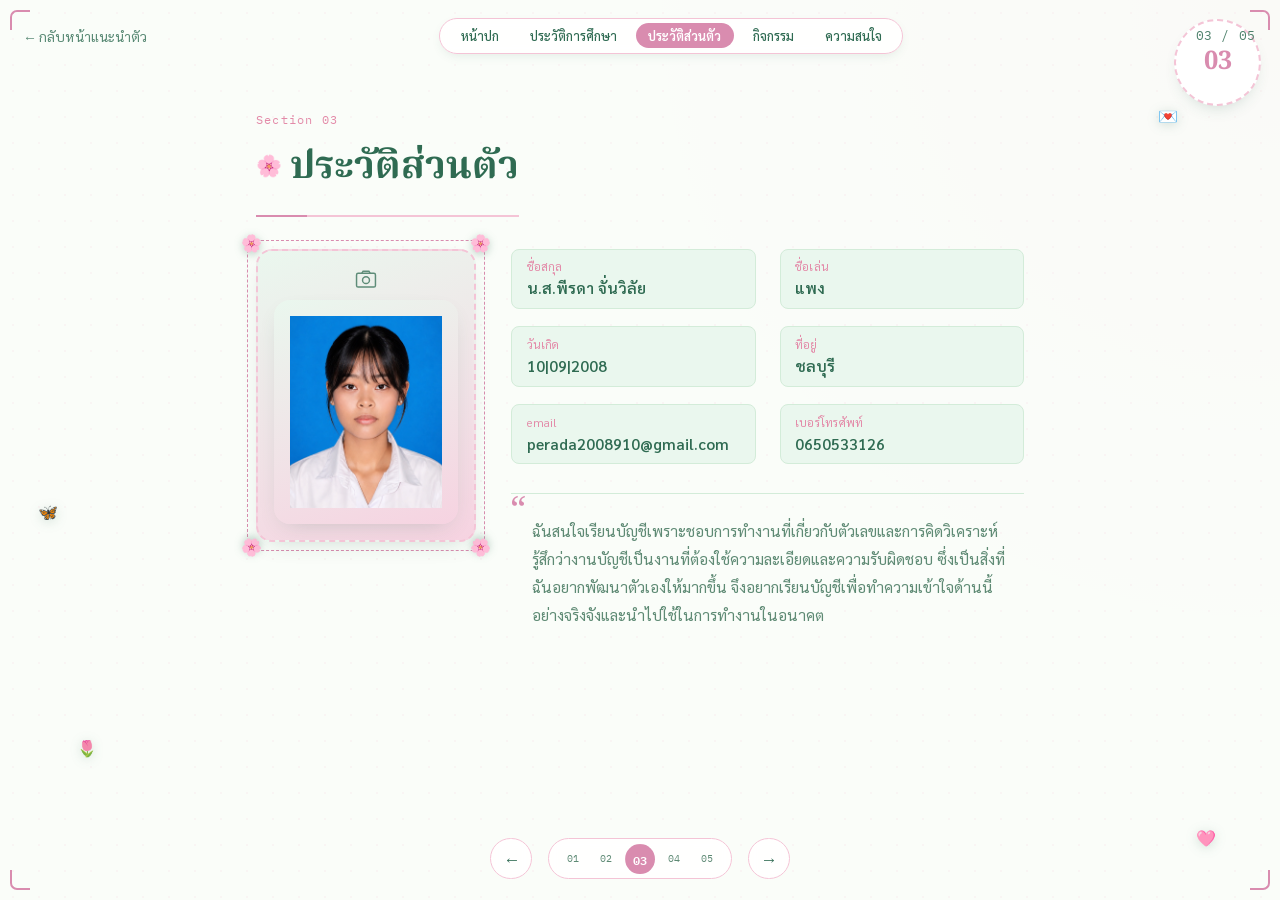
<file: personal.html>
<!DOCTYPE html>
<html lang="th">
<head>
<meta charset="UTF-8">
<meta name="viewport" content="width=device-width, initial-scale=1.0">
<title>ประวัติส่วนตัว | พอร์ตฟอลิโอ สายบัญชี</title>
<link rel="preconnect" href="https://fonts.googleapis.com">
<link rel="preconnect" href="https://fonts.gstatic.com" crossorigin>
<link href="https://fonts.googleapis.com/css2?family=Noto+Serif+Thai:wght@400;600;700&family=Sarabun:wght@300;400;500;600;700&family=IBM+Plex+Mono:wght@400;500&display=swap" rel="stylesheet">

<style>
  :root{
    --sky:#E7F6EC;
    --navy:#2F6B52;
    --blue:#E38AA8;
    --blue-light:#F4C4D6;
    --paper:#FBFDFA;
    --paper-alt:#EAF7EE;
    --line:#D3ECD9;
    --gold:#D98CAF;
    --ink:#264B3C;
    --ink-soft:#5E8A74;
    --white:#FFFFFF;
    --blush-deep:#F6D3E1;
    --mint-deep:#C9EAD3;
    --font-display:'Noto Serif Thai', serif;
    --font-body:'Sarabun', sans-serif;
    --font-mono:'IBM Plex Mono', monospace;
  }

  *{box-sizing:border-box;}
  html,body{height:100%;margin:0;overflow:hidden;}
  body{
    font-family:var(--font-body);
    color:var(--ink);
    background:var(--paper);
    -webkit-font-smoothing:antialiased;
  }
  h1,h2,h3{font-family:var(--font-display);margin:0;}
  p{margin:0;}
  a{color:inherit;}
  button{font-family:inherit;cursor:pointer;}

  .app{position:relative;height:100vh;height:100dvh;overflow:hidden;}

  .topbar{
    position:fixed;top:0;left:0;right:0;z-index:30;
    display:flex;justify-content:space-between;align-items:center;
    padding:1.1rem 1.5rem;
    pointer-events:none;
  }
  .topbar > *{pointer-events:auto;}
  .back-link{
    font-size:.85rem;text-decoration:none;color:var(--navy);
    opacity:.8;transition:opacity .2s;
  }
  .back-link:hover{opacity:1;}
  .progress{
    font-family:var(--font-mono);font-size:.8rem;letter-spacing:.05em;
    color:var(--navy);opacity:.85;
  }

  .quick-nav {
    display: flex;
    gap: .4rem;
    background: rgba(255, 255, 255, 0.85);
    backdrop-filter: blur(6px);
    padding: .3rem .5rem;
    border-radius: 999px;
    border: 1px solid var(--blue-light);
    box-shadow: 0 4px 12px -4px rgba(47,107,82,.15);
  }

  .nav-chip {
    border: none;
    background: transparent;
    color: var(--navy);
    font-family: var(--font-body);
    font-size: .8rem;
    font-weight: 500;
    padding: .25rem .78rem;
    border-radius: 999px;
    transition: all .2s ease;
    text-decoration: none;
    display: inline-flex;
  }

  .nav-chip:hover {
    background: var(--paper-alt);
    color: var(--navy);
  }

  .nav-chip.active {
    background: var(--gold);
    color: var(--white);
    font-weight: 600;
  }

  @media (max-width: 680px) {
    .quick-nav {
      display: none;
    }
  }

  .deck{
    display:flex;height:100vh;height:100dvh;
  }
  .slide{
    min-width:100vw;height:100vh;height:100dvh;
    overflow-y:auto;
    padding:6.5rem 1.5rem 6rem;
    position:relative;
    opacity:1;
  }
  @media (min-width:768px){
    .slide{padding:7rem 4rem 6.5rem;}
  }

  .slide--cover{
    background:
      radial-gradient(circle at 85% 12%, rgba(227,138,168,.4), transparent 45%),
      radial-gradient(circle at 8% 92%, rgba(47,107,82,.14), transparent 40%),
      linear-gradient(180deg,var(--sky) 0%, var(--paper) 100%);
    color:var(--ink);
    display:flex;flex-direction:column;justify-content:center;
  }
  .cover-grid{
    display:grid;gap:2.5rem;max-width:64rem;margin:0 auto;width:100%;
  }
  @media (min-width:860px){
    .cover-grid{grid-template-columns:1.35fr .65fr;align-items:center;}
  }
  .eyebrow{
    font-family:var(--font-mono);font-size:.75rem;letter-spacing:.18em;
    color:var(--blue);margin-bottom:.9rem;
  }
  .rec-no{
    font-family:var(--font-mono);font-size:.75rem;color:var(--ink-soft);
    margin-bottom:1.6rem;
  }
  .cover-title{
    font-size:clamp(2.8rem,8vw,5.2rem);font-weight:700;line-height:.95;
    letter-spacing:-.01em;color:var(--navy);
    background:linear-gradient(120deg,var(--navy) 40%, var(--blue) 100%);
    -webkit-background-clip:text;background-clip:text;
    -webkit-text-fill-color:transparent;
  }
  .cover-subtitle{
    font-family:var(--font-body);font-size:1rem;color:var(--blue);
    margin-top:.9rem;margin-bottom:2rem;
  }
  .cover-name{
    font-size:clamp(1.6rem,4vw,2.3rem);font-weight:600;color:var(--navy);
    margin-bottom:.4rem;
  }
  .cover-role{
    font-family:var(--font-body);font-size:.95rem;color:var(--ink-soft);
    margin-bottom:1.4rem;
  }
  .cover-desc{
    max-width:38em;line-height:1.8;color:var(--ink-soft);font-size:.95rem;
    margin-bottom:2rem;
  }
  .cover-quote{
    border-left:2px solid var(--gold);padding-left:1.2rem;max-width:34em;
    font-family:var(--font-display);font-size:1.15rem;line-height:1.75;
    color:var(--navy);margin-bottom:2rem;
  }
  .cover-status{
    font-family:var(--font-mono);font-size:.75rem;color:var(--ink-soft);
    letter-spacing:.04em;
  }
  .photo-box{
    aspect-ratio:3/4;border-radius:6px;
    border:2px dashed var(--blue-light);
    background:
      repeating-linear-gradient(to bottom, rgba(38,75,60,.07) 0 1px, transparent 1px 34px),
      linear-gradient(160deg,var(--paper-alt), var(--blush-deep));
    box-shadow:0 8px 24px -12px rgba(47,107,82,.3);
    display:flex;flex-direction:column;align-items:center;justify-content:center;
    gap:.6rem;color:var(--navy);text-align:center;padding:1rem;
  }
  .photo-box svg{width:34px;height:34px;opacity:.75;}
  .photo-box span{font-size:.75rem;line-height:1.5;font-weight:600;}

  .slide--paper{
    background-image:
      radial-gradient(circle at 100% 0%, rgba(227,138,168,.16), transparent 40%),
      radial-gradient(var(--blue-light) 1px, transparent 1.4px);
    background-size:auto, 26px 26px;
    background-position:0 0, 0 0;
    background-color:var(--paper);
    background-blend-mode:normal, normal;
    color:var(--ink);
  }
  .slide--paper::before{
    content:"";position:absolute;inset:0;background:var(--paper);opacity:.86;z-index:0;pointer-events:none;
  }
  .slide--paper > *{position:relative;z-index:1;}
  .slide--paper > .sparkle{position:absolute;}
  .slide--paper > .ghost-num{position:absolute;top:1.2rem;right:1.2rem;}

  .ghost-num{
    display:flex;align-items:center;justify-content:center;
    width:5.4rem;height:5.4rem;border-radius:50%;
    background:var(--white);
    border:2.5px dashed var(--blue-light);
    font-size:1.6rem;color:var(--gold);
    box-shadow:0 8px 18px -10px rgba(47,107,82,.3);
    animation:wiggle 6s ease-in-out infinite;
    font-family:var(--font-display);font-weight:700;
  }

  .section-tag{
    font-family:var(--font-mono);font-size:.75rem;letter-spacing:.1em;
    color:var(--blue);margin-bottom:.6rem;
  }
  .section-title{
    font-size:clamp(1.7rem,3.4vw,2.4rem);color:var(--navy);font-weight:700;
    margin-bottom:2rem;padding-bottom:1rem;
    border-bottom:2px solid var(--blue-light);
    max-width:48rem;
    position:relative;
    display:inline-flex;align-items:center;gap:.5rem;
  }
  .section-title .emoji{font-size:1.3rem;}
  .section-title::after{
    content:"";position:absolute;left:0;bottom:-2px;width:3.2rem;height:2px;
    background:var(--gold);
  }
  .content-wrap{max-width:48rem;margin:0 auto;}

  .table-wrap{overflow-x:auto;margin-bottom:1.8rem;border-radius:8px;
    box-shadow:0 6px 20px -14px rgba(47,107,82,.35);}
  table{width:100%;border-collapse:collapse;font-size:.92rem;min-width:480px;}
  thead th{
    background:linear-gradient(120deg,var(--navy), var(--blue));color:var(--white);text-align:left;
    font-weight:500;padding:.85rem 1rem;font-size:.85rem;
  }
  tbody td{
    padding:.85rem 1rem;border-bottom:1px solid var(--line);background:var(--white);
  }
  tbody tr:nth-child(even) td{background:var(--paper-alt);}
  .plan-line{
    font-size:.9rem;color:var(--ink-soft);
  }
  .plan-line b{color:var(--navy);}

  .personal-grid{display:grid;gap:2.2rem;}
  @media (min-width:768px){
    .personal-grid{grid-template-columns:220px 1fr;align-items:start;}
  }
  .id-photo{
    aspect-ratio:3/4;width:100%;max-width:220px;border-radius:16px;
    border:2px dashed var(--blue-light);
    background:linear-gradient(160deg,var(--paper-alt), var(--blush-deep));
    box-shadow:0 8px 24px -12px rgba(47,107,82,.3);
    display:flex;flex-direction:column;align-items:center;justify-content:center;
    gap:.5rem;color:var(--navy);text-align:center;padding:1rem;
    position:relative;overflow:hidden;
  }
  .id-photo svg{width:28px;height:28px;opacity:.75;}
  .id-photo span{font-size:.72rem;line-height:1.5;font-weight:600;}
  .field-grid{display:grid;grid-template-columns:1fr 1fr;gap:1.1rem 1.5rem;margin-bottom:1.8rem;}
  @media (max-width:480px){.field-grid{grid-template-columns:1fr;}}
  .field{background:var(--paper-alt);border-radius:8px;padding:.6rem .9rem;border:1px solid var(--line);}
  .field label{display:block;font-size:.72rem;color:var(--blue);margin-bottom:.25rem;letter-spacing:.02em;}
  .field div{font-size:.95rem;color:var(--navy);font-weight:600;}
  .statement{
    line-height:1.85;font-size:.95rem;color:var(--ink-soft);
    border-top:1px solid var(--line);padding-top:1.4rem;
    position:relative;padding-left:1.3rem;
  }
  .statement::before{
    content:"\201C";position:absolute;left:-.1rem;top:1.1rem;font-family:var(--font-display);
    font-size:2.2rem;color:var(--gold);line-height:0;
  }

  .activity-grid{display:grid;gap:1.4rem;}
  @media (min-width:640px){.activity-grid{grid-template-columns:1fr 1fr;}}
  .activity-card{
    background:var(--white);border:1px solid var(--line);border-radius:14px;overflow:hidden;
    box-shadow:0 6px 18px -14px rgba(47,107,82,.45);
    transition:transform .2s, box-shadow .2s;
    position:relative;
  }
  .activity-card:nth-child(4n+1){transform:rotate(-1.4deg);}
  .activity-card:nth-child(4n+2){transform:rotate(1.1deg);}
  .activity-card:nth-child(4n+3){transform:rotate(-.8deg);}
  .activity-card:nth-child(4n+4){transform:rotate(1.5deg);}
  .activity-card:hover{transform:rotate(0deg) translateY(-4px) scale(1.015);box-shadow:0 12px 24px -14px rgba(47,107,82,.5);}
  .activity-card::before{
    content:"";position:absolute;top:0;left:14px;z-index:3;
    width:46px;height:16px;
    background:repeating-linear-gradient(135deg, rgba(255,255,255,.6) 0 5px, rgba(47,107,82,.55) 5px 10px);
    transform:rotate(-5deg);border-radius:0 0 2px 2px;
    box-shadow:0 2px 5px rgba(38,75,60,.2);
  }
  .activity-img{
    aspect-ratio:16/10;
    background:
      repeating-linear-gradient(to bottom, var(--paper-alt) 0 1px, transparent 1px 28px),
      linear-gradient(160deg,var(--paper), var(--blush-deep));
    border-bottom:2px dashed var(--blue-light);
    display:flex;flex-direction:column;align-items:center;justify-content:center;gap:.4rem;
    color:var(--navy);text-align:center;
  }
  .activity-img svg{width:24px;height:24px;opacity:.75;}
  .activity-img span{font-size:.7rem;line-height:1.5;color:var(--navy);font-weight:600;}
  .activity-body{padding:1.1rem 1.2rem 1.3rem;}
  .activity-year{font-family:var(--font-mono);font-size:.72rem;color:var(--gold);margin-bottom:.4rem;font-weight:600;}
  .activity-title{font-size:1rem;font-weight:600;color:var(--navy);line-height:1.5;margin-bottom:.5rem;}
  .activity-desc{font-size:.86rem;color:var(--ink-soft);line-height:1.7;}

  .rank-list{display:flex;flex-direction:column;gap:1.4rem;margin-bottom:2.2rem;}
  .rank-item{
    display:grid;grid-template-columns:2.4rem 1fr;gap:1rem;
    padding-bottom:1.4rem;border-bottom:1px solid var(--line);
  }
  .rank-num{
    font-family:var(--font-mono);font-size:1.3rem;color:var(--gold);font-weight:600;
    display:inline-flex;align-items:center;justify-content:center;
    width:2.2rem;height:2.2rem;border-radius:50%;
    background:var(--paper-alt);border:2px dashed var(--gold);
  }
  .rank-major{font-size:1.02rem;font-weight:600;color:var(--navy);}
  .rank-school{font-size:.85rem;color:var(--blue);margin:.15rem 0 .5rem;}
  .rank-reason{font-size:.88rem;color:var(--ink-soft);line-height:1.7;}
  .goal-box{
    background:linear-gradient(120deg,var(--paper-alt), var(--blush-deep));
    border-left:3px solid var(--gold);
    border-radius:16px;
    padding:1.2rem 1.4rem;font-size:.92rem;line-height:1.8;color:var(--ink-soft);
    position:relative;overflow:hidden;
  }
  .goal-box b{color:var(--navy);}
  .goal-box::after{
    content:"🎯";position:absolute;right:1rem;top:1rem;font-size:1.5rem;opacity:.5;
  }

  .cute-badge{
    display:inline-flex;align-items:center;gap:.4rem;
    background:var(--white);border:1.5px dashed var(--blue);
    color:var(--navy);font-family:var(--font-mono);font-size:.72rem;
    padding:.35rem .8rem;border-radius:999px;margin-bottom:1rem;
    box-shadow:0 6px 14px -8px rgba(47,107,82,.35);
    transform:rotate(-2deg);
  }

  .fave-badge{
    display:inline-flex;align-items:center;gap:.25rem;
    font-family:var(--font-mono);font-size:.66rem;
    background:linear-gradient(120deg,var(--navy), #5FAE83);
    color:var(--white);padding:.15rem .55rem;border-radius:999px;
    margin-left:.5rem;vertical-align:middle;white-space:nowrap;
    box-shadow:0 3px 8px -3px rgba(47,107,82,.65);
  }

  .frame-corner{
    position:fixed;z-index:26;pointer-events:none;width:20px;height:20px;
  }
  .frame-corner.tl{top:10px;left:10px;border-top:2px solid var(--gold);border-left:2px solid var(--gold);border-radius:7px 0 0 0;}
  .frame-corner.tr{top:10px;right:10px;border-top:2px solid var(--gold);border-right:2px solid var(--gold);border-radius:0 7px 0 0;}
  .frame-corner.bl{bottom:10px;left:10px;border-bottom:2px solid var(--gold);border-left:2px solid var(--gold);border-radius:0 0 0 7px;}
  .frame-corner.br{bottom:10px;right:10px;border-bottom:2px solid var(--gold);border-right:2px solid var(--gold);border-radius:0 0 7px 0;}

  .frame-wrap{position:relative;}
  .frame-wrap::before{
    content:"";position:absolute;inset:-9px;
    border:1.5px dashed var(--gold);border-radius:14px;pointer-events:none;
  }
  .corner-deco{
    position:absolute;font-size:1.05rem;pointer-events:none;line-height:1;
    filter:drop-shadow(0 2px 4px rgba(47,107,82,.3));
  }
  .corner-deco.tl{top:-15px;left:-15px;}
  .corner-deco.tr{top:-15px;right:-15px;transform:scaleX(-1);}
  .corner-deco.bl{bottom:-15px;left:-15px;transform:scaleY(-1);}
  .corner-deco.br{bottom:-15px;right:-15px;transform:scale(-1,-1);}

  .nav-controls{
    position:fixed;left:0;right:0;bottom:1.3rem;z-index:30;
    display:flex;align-items:center;justify-content:center;gap:1rem;
    pointer-events:none;
  }
  .nav-controls > *{pointer-events:auto;}
  .nav-btn{
    width:2.6rem;height:2.6rem;border-radius:50%;border:1px solid var(--blue-light);
    background:rgba(255,255,255,.85);backdrop-filter:blur(6px);
    color:var(--navy);font-size:1.05rem;display:flex;align-items:center;justify-content:center;
    transition:opacity .2s, transform .2s, background .2s;
    text-decoration:none;
  }
  .nav-btn:hover:not(.is-disabled){transform:translateY(-2px) scale(1.08) rotate(-4deg);background:var(--white);}
  .nav-btn.is-disabled{opacity:.3;pointer-events:none;}
  .nav-btn:focus-visible, .back-link:focus-visible, .dot:focus-visible{
    outline:2px solid var(--gold);outline-offset:2px;
  }
  .dots{display:flex;gap:.5rem;padding:.4rem .7rem;border-radius:999px;
    background:rgba(255,255,255,.85);backdrop-filter:blur(6px);
    border:1px solid var(--blue-light);}
  .dot{
    width:1.6rem;height:1.6rem;border-radius:50%;border:none;background:transparent;
    font-family:var(--font-mono);font-size:.65rem;color:var(--ink-soft);
    display:flex;align-items:center;justify-content:center;
    text-decoration:none;
  }
  .dot.active{background:var(--gold);color:var(--white);font-weight:600;transform:scale(1.15);}

  @keyframes floaty{
    0%,100%{transform:translateY(0) rotate(var(--r,0deg));}
    50%{transform:translateY(-10px) rotate(var(--r,0deg));}
  }
  @keyframes twinkle{
    0%,100%{opacity:.35;transform:scale(.85) rotate(var(--r,0deg));}
    50%{opacity:1;transform:scale(1.15) rotate(var(--r,0deg));}
  }
  @keyframes wiggle{
    0%,100%{transform:rotate(-3deg);}
    50%{transform:rotate(3deg);}
  }
  .sparkle{
    position:absolute;pointer-events:none;user-select:none;
    font-size:1.4rem;line-height:1;
    filter:drop-shadow(0 2px 6px rgba(47,107,82,.2));
    animation:floaty 5s ease-in-out infinite;
    z-index:1;
  }
  .sparkle.tw{animation:twinkle 3.2s ease-in-out infinite;}
  .sparkle.small{font-size:1rem;}
  .sparkle.big{font-size:2rem;}

  .confetti-particle{
    position:fixed;z-index:60;pointer-events:none;font-size:.95rem;
    left:0;top:0;transform:translate(-50%,-50%);
    animation:confetti-pop .65s ease-out forwards;
  }
  @keyframes confetti-pop{
    0%{opacity:1;transform:translate(-50%,-50%) scale(.6);}
    100%{opacity:0;transform:translate(calc(-50% + var(--dx)), calc(-50% + var(--dy))) scale(1.15);}
  }

  @media (prefers-reduced-motion:reduce){
    .sparkle, .ghost-num{animation:none;}
    .confetti-particle{display:none;}
  }
</style>
</head>
<body>

<div class="app">

  <span class="frame-corner tl" aria-hidden="true"></span>
  <span class="frame-corner tr" aria-hidden="true"></span>
  <span class="frame-corner bl" aria-hidden="true"></span>
  <span class="frame-corner br" aria-hidden="true"></span>

  <header class="topbar">
    <a class="back-link" href="index.html">← กลับหน้าแนะนำตัว</a>

    <nav class="quick-nav">
      <a class="nav-chip " href="index.html">หน้าปก</a>
      <a class="nav-chip " href="education.html">ประวัติการศึกษา</a>
      <a class="nav-chip active" href="personal.html">ประวัติส่วนตัว</a>
      <a class="nav-chip " href="activities.html">กิจกรรม</a>
      <a class="nav-chip " href="interests.html">ความสนใจ</a>
    </nav>

    <div class="progress">03 / 05</div>
  </header>

  <div class="deck">
    <section class="slide slide--paper">
      <span class="sparkle small tw" style="top:12%;right:8%;">💌</span>
      <span class="sparkle small" style="bottom:16%;left:6%;animation-delay:1s;">🌷</span>
      <span class="sparkle small tw" style="top:56%;left:3%;animation-delay:.7s;">🦋</span>
      <span class="sparkle small" style="bottom:6%;right:5%;animation-delay:1.4s;">🩷</span>
      <span class="ghost-num">03</span>
      <div class="content-wrap">
        <div class="section-tag">Section 03</div>
        <h2 class="section-title"><span class="emoji">🌸</span> ประวัติส่วนตัว</h2>

        <div class="personal-grid">
          <div class="frame-wrap" style="max-width:220px;">
            <span class="corner-deco tl">🌸</span>
            <span class="corner-deco tr">🌸</span>
            <span class="corner-deco bl">🌸</span>
            <span class="corner-deco br">🌸</span>
            <div class="id-photo">
              <svg viewBox="0 0 24 24" fill="none" stroke="currentColor" stroke-width="1.4"><rect x="3" y="6" width="18" height="13" rx="1.5"/><circle cx="12" cy="12.5" r="3.3"/><path d="M8 6l1.2-2h5.6L16 6"/></svg>
          <img src="18.png" alt="รูปติดบัตร" class="id-photo" style="object-fit:cover;border:none;">
            </div>
          </div>

          <div>
            <div class="field-grid">
              <div class="field"><label>ชื่อสกุล</label><div>น.ส.พีรดา จั่นวิลัย</div></div>
              <div class="field"><label>ชื่อเล่น</label><div>แพง</div></div>
              <div class="field"><label>วันเกิด</label><div>10|09|2008</div></div>
              <div class="field"><label>ที่อยู่</label><div>ชลบุรี</div></div>
              <div class="field"><label>email</label><div>perada2008910@gmail.com</div></div>
              <div class="field"><label>เบอร์โทรศัพท์</label><div>0650533126</div></div>
            </div>

            <p class="statement">
              ฉันสนใจเรียนบัญชีเพราะชอบการทำงานที่เกี่ยวกับตัวเลขและการคิดวิเคราะห์ รู้สึกว่างานบัญชีเป็นงานที่ต้องใช้ความละเอียดและความรับผิดชอบ ซึ่งเป็นสิ่งที่ฉันอยากพัฒนาตัวเองให้มากขึ้น จึงอยากเรียนบัญชีเพื่อทำความเข้าใจด้านนี้อย่างจริงจังและนำไปใช้ในการทำงานในอนาคต
            </p>
          </div>
        </div>
      </div>
    </section>
  </div>

  <nav class="nav-controls">
    <a class="nav-btn " href="education.html" aria-label="ก่อนหน้า" onclick="burstConfetti(event.clientX, event.clientY)">←</a>
    <div class="dots">
      <a class="dot " href="index.html" onclick="burstConfetti(event.clientX, event.clientY)">01</a>
      <a class="dot " href="education.html" onclick="burstConfetti(event.clientX, event.clientY)">02</a>
      <a class="dot active" href="personal.html" onclick="burstConfetti(event.clientX, event.clientY)">03</a>
      <a class="dot " href="activities.html" onclick="burstConfetti(event.clientX, event.clientY)">04</a>
      <a class="dot " href="interests.html" onclick="burstConfetti(event.clientX, event.clientY)">05</a>
    </div>
    <a class="nav-btn " href="activities.html" aria-label="ถัดไป" onclick="burstConfetti(event.clientX, event.clientY)">→</a>
  </nav>

</div>

<script>
  const reduceMotion = window.matchMedia && window.matchMedia('(prefers-reduced-motion: reduce)').matches;
  function burstConfetti(x, y){
    if(reduceMotion || typeof x !== 'number') return;
    const bits = ['✨','🌸','💗','⭐','🍀'];
    for(let i = 0; i < 7; i++){
      const p = document.createElement('span');
      p.className = 'confetti-particle';
      p.textContent = bits[Math.floor(Math.random() * bits.length)];
      const angle = (Math.PI * 2 * i) / 7 + Math.random() * 0.5;
      const dist = 36 + Math.random() * 26;
      p.style.left = x + 'px';
      p.style.top = y + 'px';
      p.style.setProperty('--dx', Math.cos(angle) * dist + 'px');
      p.style.setProperty('--dy', Math.sin(angle) * dist + 'px');
      document.body.appendChild(p);
      setTimeout(() => p.remove(), 700);
    }
  }

  document.addEventListener('keydown', (e) => {
    if(e.key === 'ArrowRight'){ const b = document.querySelector('.nav-btn[aria-label="ถัดไป"]'); if(b && !b.classList.contains('is-disabled')) window.location.href = b.getAttribute('href'); }
    if(e.key === 'ArrowLeft'){ const b = document.querySelector('.nav-btn[aria-label="ก่อนหน้า"]'); if(b && !b.classList.contains('is-disabled')) window.location.href = b.getAttribute('href'); }
  });

  let touchStartX = null;
  const appEl = document.querySelector('.app');
  appEl.addEventListener('touchstart', (e) => { touchStartX = e.touches[0].clientX; }, {passive:true});
  appEl.addEventListener('touchend', (e) => {
    if(touchStartX === null) return;
    const dx = e.changedTouches[0].clientX - touchStartX;
    if(Math.abs(dx) > 50){
      const label = dx < 0 ? 'ถัดไป' : 'ก่อนหน้า';
      const b = document.querySelector('.nav-btn[aria-label="' + label + '"]');
      if(b && !b.classList.contains('is-disabled')) window.location.href = b.getAttribute('href');
    }
    touchStartX = null;
  }, {passive:true});
</script>

</body>
</html>
</file>
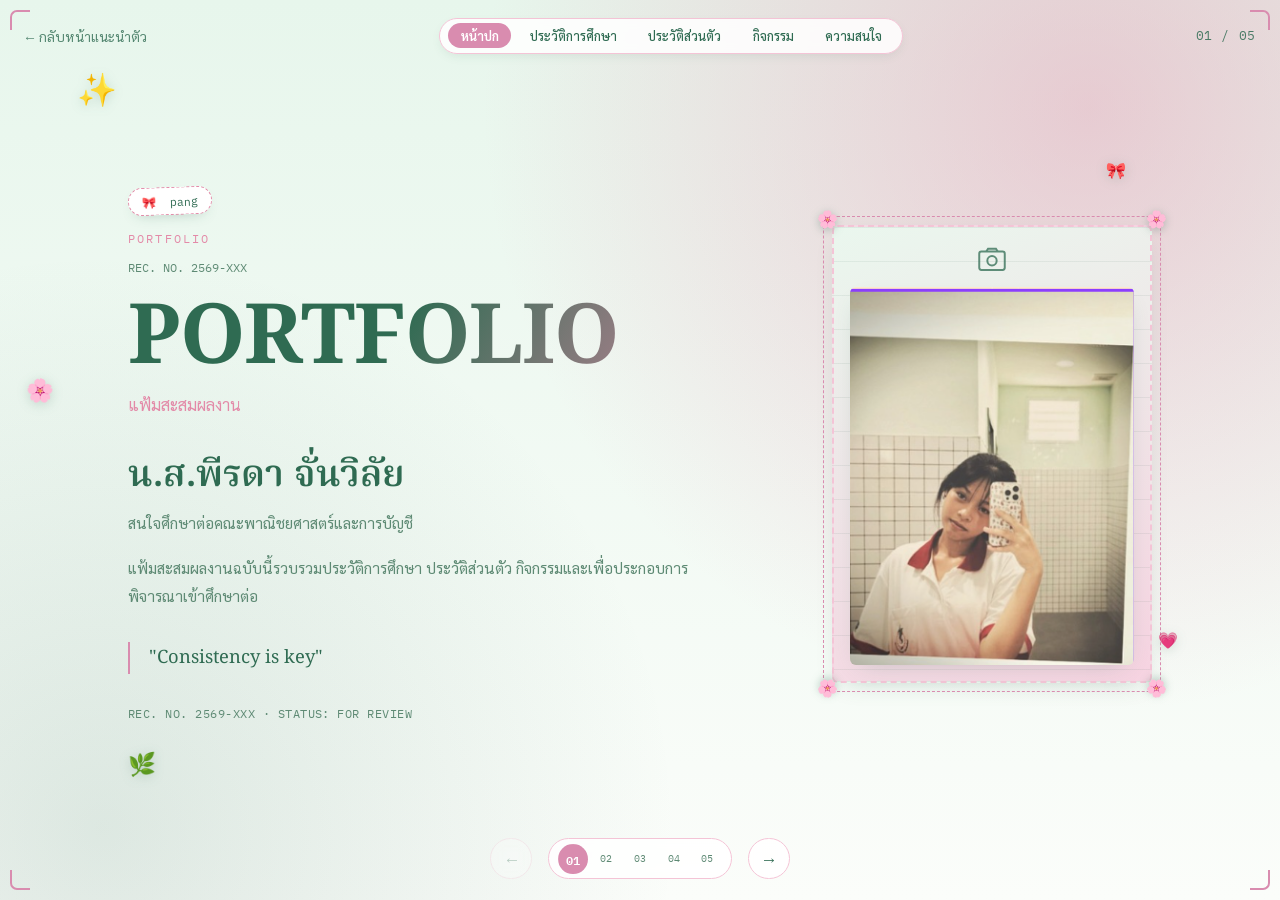
<file: portfolio.html>
<!DOCTYPE html>
<html lang="th">
<head>
<meta charset="UTF-8">
<meta name="viewport" content="width=device-width, initial-scale=1.0">
<title>หน้าปก | พอร์ตฟอลิโอ สายบัญชี</title>
<link rel="preconnect" href="https://fonts.googleapis.com">
<link rel="preconnect" href="https://fonts.gstatic.com" crossorigin>
<link href="https://fonts.googleapis.com/css2?family=Noto+Serif+Thai:wght@400;600;700&family=Sarabun:wght@300;400;500;600;700&family=IBM+Plex+Mono:wght@400;500&display=swap" rel="stylesheet">

<style>
  :root{
    --sky:#E7F6EC;
    --navy:#2F6B52;
    --blue:#E38AA8;
    --blue-light:#F4C4D6;
    --paper:#FBFDFA;
    --paper-alt:#EAF7EE;
    --line:#D3ECD9;
    --gold:#D98CAF;
    --ink:#264B3C;
    --ink-soft:#5E8A74;
    --white:#FFFFFF;
    --blush-deep:#F6D3E1;
    --mint-deep:#C9EAD3;
    --font-display:'Noto Serif Thai', serif;
    --font-body:'Sarabun', sans-serif;
    --font-mono:'IBM Plex Mono', monospace;
  }

  *{box-sizing:border-box;}
  html,body{height:100%;margin:0;overflow:hidden;}
  body{
    font-family:var(--font-body);
    color:var(--ink);
    background:var(--paper);
    -webkit-font-smoothing:antialiased;
  }
  h1,h2,h3{font-family:var(--font-display);margin:0;}
  p{margin:0;}
  a{color:inherit;}
  button{font-family:inherit;cursor:pointer;}

  .app{position:relative;height:100vh;height:100dvh;overflow:hidden;}

  .topbar{
    position:fixed;top:0;left:0;right:0;z-index:30;
    display:flex;justify-content:space-between;align-items:center;
    padding:1.1rem 1.5rem;
    pointer-events:none;
  }
  .topbar > *{pointer-events:auto;}
  .back-link{
    font-size:.85rem;text-decoration:none;color:var(--navy);
    opacity:.8;transition:opacity .2s;
  }
  .back-link:hover{opacity:1;}
  .progress{
    font-family:var(--font-mono);font-size:.8rem;letter-spacing:.05em;
    color:var(--navy);opacity:.85;
  }

  .quick-nav {
    display: flex;
    gap: .4rem;
    background: rgba(255, 255, 255, 0.85);
    backdrop-filter: blur(6px);
    padding: .3rem .5rem;
    border-radius: 999px;
    border: 1px solid var(--blue-light);
    box-shadow: 0 4px 12px -4px rgba(47,107,82,.15);
  }

  .nav-chip {
    border: none;
    background: transparent;
    color: var(--navy);
    font-family: var(--font-body);
    font-size: .8rem;
    font-weight: 500;
    padding: .25rem .78rem;
    border-radius: 999px;
    transition: all .2s ease;
    text-decoration: none;
    display: inline-flex;
  }

  .nav-chip:hover {
    background: var(--paper-alt);
    color: var(--navy);
  }

  .nav-chip.active {
    background: var(--gold);
    color: var(--white);
    font-weight: 600;
  }

  @media (max-width: 680px) {
    .quick-nav {
      display: none;
    }
  }

  .deck{
    display:flex;height:100vh;height:100dvh;
  }
  .slide{
    min-width:100vw;height:100vh;height:100dvh;
    overflow-y:auto;
    padding:6.5rem 1.5rem 6rem;
    position:relative;
    opacity:1;
  }
  @media (min-width:768px){
    .slide{padding:7rem 4rem 6.5rem;}
  }

  .slide--cover{
    background:
      radial-gradient(circle at 85% 12%, rgba(227,138,168,.4), transparent 45%),
      radial-gradient(circle at 8% 92%, rgba(47,107,82,.14), transparent 40%),
      linear-gradient(180deg,var(--sky) 0%, var(--paper) 100%);
    color:var(--ink);
    display:flex;flex-direction:column;justify-content:center;
  }
  .cover-grid{
    display:grid;gap:2.5rem;max-width:64rem;margin:0 auto;width:100%;
  }
  @media (min-width:860px){
    .cover-grid{grid-template-columns:1.35fr .65fr;align-items:center;}
  }
  .eyebrow{
    font-family:var(--font-mono);font-size:.75rem;letter-spacing:.18em;
    color:var(--blue);margin-bottom:.9rem;
  }
  .rec-no{
    font-family:var(--font-mono);font-size:.75rem;color:var(--ink-soft);
    margin-bottom:1.6rem;
  }
  .cover-title{
    font-size:clamp(2.8rem,8vw,5.2rem);font-weight:700;line-height:.95;
    letter-spacing:-.01em;color:var(--navy);
    background:linear-gradient(120deg,var(--navy) 40%, var(--blue) 100%);
    -webkit-background-clip:text;background-clip:text;
    -webkit-text-fill-color:transparent;
  }
  .cover-subtitle{
    font-family:var(--font-body);font-size:1rem;color:var(--blue);
    margin-top:.9rem;margin-bottom:2rem;
  }
  .cover-name{
    font-size:clamp(1.6rem,4vw,2.3rem);font-weight:600;color:var(--navy);
    margin-bottom:.4rem;
  }
  .cover-role{
    font-family:var(--font-body);font-size:.95rem;color:var(--ink-soft);
    margin-bottom:1.4rem;
  }
  .cover-desc{
    max-width:38em;line-height:1.8;color:var(--ink-soft);font-size:.95rem;
    margin-bottom:2rem;
  }
  .cover-quote{
    border-left:2px solid var(--gold);padding-left:1.2rem;max-width:34em;
    font-family:var(--font-display);font-size:1.15rem;line-height:1.75;
    color:var(--navy);margin-bottom:2rem;
  }
  .cover-status{
    font-family:var(--font-mono);font-size:.75rem;color:var(--ink-soft);
    letter-spacing:.04em;
  }
  .photo-box{
    aspect-ratio:3/4;border-radius:6px;
    border:2px dashed var(--blue-light);
    background:
      repeating-linear-gradient(to bottom, rgba(38,75,60,.07) 0 1px, transparent 1px 34px),
      linear-gradient(160deg,var(--paper-alt), var(--blush-deep));
    box-shadow:0 8px 24px -12px rgba(47,107,82,.3);
    display:flex;flex-direction:column;align-items:center;justify-content:center;
    gap:.6rem;color:var(--navy);text-align:center;padding:1rem;
  }
  .photo-box svg{width:34px;height:34px;opacity:.75;}
  .photo-box span{font-size:.75rem;line-height:1.5;font-weight:600;}

  .slide--paper{
    background-image:
      radial-gradient(circle at 100% 0%, rgba(227,138,168,.16), transparent 40%),
      radial-gradient(var(--blue-light) 1px, transparent 1.4px);
    background-size:auto, 26px 26px;
    background-position:0 0, 0 0;
    background-color:var(--paper);
    background-blend-mode:normal, normal;
    color:var(--ink);
  }
  .slide--paper::before{
    content:"";position:absolute;inset:0;background:var(--paper);opacity:.86;z-index:0;pointer-events:none;
  }
  .slide--paper > *{position:relative;z-index:1;}
  .slide--paper > .sparkle{position:absolute;}
  .slide--paper > .ghost-num{position:absolute;top:1.2rem;right:1.2rem;}

  .ghost-num{
    display:flex;align-items:center;justify-content:center;
    width:5.4rem;height:5.4rem;border-radius:50%;
    background:var(--white);
    border:2.5px dashed var(--blue-light);
    font-size:1.6rem;color:var(--gold);
    box-shadow:0 8px 18px -10px rgba(47,107,82,.3);
    animation:wiggle 6s ease-in-out infinite;
    font-family:var(--font-display);font-weight:700;
  }

  .section-tag{
    font-family:var(--font-mono);font-size:.75rem;letter-spacing:.1em;
    color:var(--blue);margin-bottom:.6rem;
  }
  .section-title{
    font-size:clamp(1.7rem,3.4vw,2.4rem);color:var(--navy);font-weight:700;
    margin-bottom:2rem;padding-bottom:1rem;
    border-bottom:2px solid var(--blue-light);
    max-width:48rem;
    position:relative;
    display:inline-flex;align-items:center;gap:.5rem;
  }
  .section-title .emoji{font-size:1.3rem;}
  .section-title::after{
    content:"";position:absolute;left:0;bottom:-2px;width:3.2rem;height:2px;
    background:var(--gold);
  }
  .content-wrap{max-width:48rem;margin:0 auto;}

  .table-wrap{overflow-x:auto;margin-bottom:1.8rem;border-radius:8px;
    box-shadow:0 6px 20px -14px rgba(47,107,82,.35);}
  table{width:100%;border-collapse:collapse;font-size:.92rem;min-width:480px;}
  thead th{
    background:linear-gradient(120deg,var(--navy), var(--blue));color:var(--white);text-align:left;
    font-weight:500;padding:.85rem 1rem;font-size:.85rem;
  }
  tbody td{
    padding:.85rem 1rem;border-bottom:1px solid var(--line);background:var(--white);
  }
  tbody tr:nth-child(even) td{background:var(--paper-alt);}
  .plan-line{
    font-size:.9rem;color:var(--ink-soft);
  }
  .plan-line b{color:var(--navy);}

  .personal-grid{display:grid;gap:2.2rem;}
  @media (min-width:768px){
    .personal-grid{grid-template-columns:220px 1fr;align-items:start;}
  }
  .id-photo{
    aspect-ratio:3/4;width:100%;max-width:220px;border-radius:16px;
    border:2px dashed var(--blue-light);
    background:linear-gradient(160deg,var(--paper-alt), var(--blush-deep));
    box-shadow:0 8px 24px -12px rgba(47,107,82,.3);
    display:flex;flex-direction:column;align-items:center;justify-content:center;
    gap:.5rem;color:var(--navy);text-align:center;padding:1rem;
    position:relative;overflow:hidden;
  }
  .id-photo svg{width:28px;height:28px;opacity:.75;}
  .id-photo span{font-size:.72rem;line-height:1.5;font-weight:600;}
  .field-grid{display:grid;grid-template-columns:1fr 1fr;gap:1.1rem 1.5rem;margin-bottom:1.8rem;}
  @media (max-width:480px){.field-grid{grid-template-columns:1fr;}}
  .field{background:var(--paper-alt);border-radius:8px;padding:.6rem .9rem;border:1px solid var(--line);}
  .field label{display:block;font-size:.72rem;color:var(--blue);margin-bottom:.25rem;letter-spacing:.02em;}
  .field div{font-size:.95rem;color:var(--navy);font-weight:600;}
  .statement{
    line-height:1.85;font-size:.95rem;color:var(--ink-soft);
    border-top:1px solid var(--line);padding-top:1.4rem;
    position:relative;padding-left:1.3rem;
  }
  .statement::before{
    content:"\201C";position:absolute;left:-.1rem;top:1.1rem;font-family:var(--font-display);
    font-size:2.2rem;color:var(--gold);line-height:0;
  }

  .activity-grid{display:grid;gap:1.4rem;}
  @media (min-width:640px){.activity-grid{grid-template-columns:1fr 1fr;}}
  .activity-card{
    background:var(--white);border:1px solid var(--line);border-radius:14px;overflow:hidden;
    box-shadow:0 6px 18px -14px rgba(47,107,82,.45);
    transition:transform .2s, box-shadow .2s;
    position:relative;
  }
  .activity-card:nth-child(4n+1){transform:rotate(-1.4deg);}
  .activity-card:nth-child(4n+2){transform:rotate(1.1deg);}
  .activity-card:nth-child(4n+3){transform:rotate(-.8deg);}
  .activity-card:nth-child(4n+4){transform:rotate(1.5deg);}
  .activity-card:hover{transform:rotate(0deg) translateY(-4px) scale(1.015);box-shadow:0 12px 24px -14px rgba(47,107,82,.5);}
  .activity-card::before{
    content:"";position:absolute;top:0;left:14px;z-index:3;
    width:46px;height:16px;
    background:repeating-linear-gradient(135deg, rgba(255,255,255,.6) 0 5px, rgba(47,107,82,.55) 5px 10px);
    transform:rotate(-5deg);border-radius:0 0 2px 2px;
    box-shadow:0 2px 5px rgba(38,75,60,.2);
  }
  .activity-img{
    aspect-ratio:16/10;
    background:
      repeating-linear-gradient(to bottom, var(--paper-alt) 0 1px, transparent 1px 28px),
      linear-gradient(160deg,var(--paper), var(--blush-deep));
    border-bottom:2px dashed var(--blue-light);
    display:flex;flex-direction:column;align-items:center;justify-content:center;gap:.4rem;
    color:var(--navy);text-align:center;
  }
  .activity-img svg{width:24px;height:24px;opacity:.75;}
  .activity-img span{font-size:.7rem;line-height:1.5;color:var(--navy);font-weight:600;}
  .activity-body{padding:1.1rem 1.2rem 1.3rem;}
  .activity-year{font-family:var(--font-mono);font-size:.72rem;color:var(--gold);margin-bottom:.4rem;font-weight:600;}
  .activity-title{font-size:1rem;font-weight:600;color:var(--navy);line-height:1.5;margin-bottom:.5rem;}
  .activity-desc{font-size:.86rem;color:var(--ink-soft);line-height:1.7;}

  .rank-list{display:flex;flex-direction:column;gap:1.4rem;margin-bottom:2.2rem;}
  .rank-item{
    display:grid;grid-template-columns:2.4rem 1fr;gap:1rem;
    padding-bottom:1.4rem;border-bottom:1px solid var(--line);
  }
  .rank-num{
    font-family:var(--font-mono);font-size:1.3rem;color:var(--gold);font-weight:600;
    display:inline-flex;align-items:center;justify-content:center;
    width:2.2rem;height:2.2rem;border-radius:50%;
    background:var(--paper-alt);border:2px dashed var(--gold);
  }
  .rank-major{font-size:1.02rem;font-weight:600;color:var(--navy);}
  .rank-school{font-size:.85rem;color:var(--blue);margin:.15rem 0 .5rem;}
  .rank-reason{font-size:.88rem;color:var(--ink-soft);line-height:1.7;}
  .goal-box{
    background:linear-gradient(120deg,var(--paper-alt), var(--blush-deep));
    border-left:3px solid var(--gold);
    border-radius:16px;
    padding:1.2rem 1.4rem;font-size:.92rem;line-height:1.8;color:var(--ink-soft);
    position:relative;overflow:hidden;
  }
  .goal-box b{color:var(--navy);}
  .goal-box::after{
    content:"🎯";position:absolute;right:1rem;top:1rem;font-size:1.5rem;opacity:.5;
  }

  .cute-badge{
    display:inline-flex;align-items:center;gap:.4rem;
    background:var(--white);border:1.5px dashed var(--blue);
    color:var(--navy);font-family:var(--font-mono);font-size:.72rem;
    padding:.35rem .8rem;border-radius:999px;margin-bottom:1rem;
    box-shadow:0 6px 14px -8px rgba(47,107,82,.35);
    transform:rotate(-2deg);
  }

  .fave-badge{
    display:inline-flex;align-items:center;gap:.25rem;
    font-family:var(--font-mono);font-size:.66rem;
    background:linear-gradient(120deg,var(--navy), #5FAE83);
    color:var(--white);padding:.15rem .55rem;border-radius:999px;
    margin-left:.5rem;vertical-align:middle;white-space:nowrap;
    box-shadow:0 3px 8px -3px rgba(47,107,82,.65);
  }

  .frame-corner{
    position:fixed;z-index:26;pointer-events:none;width:20px;height:20px;
  }
  .frame-corner.tl{top:10px;left:10px;border-top:2px solid var(--gold);border-left:2px solid var(--gold);border-radius:7px 0 0 0;}
  .frame-corner.tr{top:10px;right:10px;border-top:2px solid var(--gold);border-right:2px solid var(--gold);border-radius:0 7px 0 0;}
  .frame-corner.bl{bottom:10px;left:10px;border-bottom:2px solid var(--gold);border-left:2px solid var(--gold);border-radius:0 0 0 7px;}
  .frame-corner.br{bottom:10px;right:10px;border-bottom:2px solid var(--gold);border-right:2px solid var(--gold);border-radius:0 0 7px 0;}

  .frame-wrap{position:relative;}
  .frame-wrap::before{
    content:"";position:absolute;inset:-9px;
    border:1.5px dashed var(--gold);border-radius:14px;pointer-events:none;
  }
  .corner-deco{
    position:absolute;font-size:1.05rem;pointer-events:none;line-height:1;
    filter:drop-shadow(0 2px 4px rgba(47,107,82,.3));
  }
  .corner-deco.tl{top:-15px;left:-15px;}
  .corner-deco.tr{top:-15px;right:-15px;transform:scaleX(-1);}
  .corner-deco.bl{bottom:-15px;left:-15px;transform:scaleY(-1);}
  .corner-deco.br{bottom:-15px;right:-15px;transform:scale(-1,-1);}

  .nav-controls{
    position:fixed;left:0;right:0;bottom:1.3rem;z-index:30;
    display:flex;align-items:center;justify-content:center;gap:1rem;
    pointer-events:none;
  }
  .nav-controls > *{pointer-events:auto;}
  .nav-btn{
    width:2.6rem;height:2.6rem;border-radius:50%;border:1px solid var(--blue-light);
    background:rgba(255,255,255,.85);backdrop-filter:blur(6px);
    color:var(--navy);font-size:1.05rem;display:flex;align-items:center;justify-content:center;
    transition:opacity .2s, transform .2s, background .2s;
    text-decoration:none;
  }
  .nav-btn:hover:not(.is-disabled){transform:translateY(-2px) scale(1.08) rotate(-4deg);background:var(--white);}
  .nav-btn.is-disabled{opacity:.3;pointer-events:none;}
  .nav-btn:focus-visible, .back-link:focus-visible, .dot:focus-visible{
    outline:2px solid var(--gold);outline-offset:2px;
  }
  .dots{display:flex;gap:.5rem;padding:.4rem .7rem;border-radius:999px;
    background:rgba(255,255,255,.85);backdrop-filter:blur(6px);
    border:1px solid var(--blue-light);}
  .dot{
    width:1.6rem;height:1.6rem;border-radius:50%;border:none;background:transparent;
    font-family:var(--font-mono);font-size:.65rem;color:var(--ink-soft);
    display:flex;align-items:center;justify-content:center;
    text-decoration:none;
  }
  .dot.active{background:var(--gold);color:var(--white);font-weight:600;transform:scale(1.15);}

  @keyframes floaty{
    0%,100%{transform:translateY(0) rotate(var(--r,0deg));}
    50%{transform:translateY(-10px) rotate(var(--r,0deg));}
  }
  @keyframes twinkle{
    0%,100%{opacity:.35;transform:scale(.85) rotate(var(--r,0deg));}
    50%{opacity:1;transform:scale(1.15) rotate(var(--r,0deg));}
  }
  @keyframes wiggle{
    0%,100%{transform:rotate(-3deg);}
    50%{transform:rotate(3deg);}
  }
  .sparkle{
    position:absolute;pointer-events:none;user-select:none;
    font-size:1.4rem;line-height:1;
    filter:drop-shadow(0 2px 6px rgba(47,107,82,.2));
    animation:floaty 5s ease-in-out infinite;
    z-index:1;
  }
  .sparkle.tw{animation:twinkle 3.2s ease-in-out infinite;}
  .sparkle.small{font-size:1rem;}
  .sparkle.big{font-size:2rem;}

  .confetti-particle{
    position:fixed;z-index:60;pointer-events:none;font-size:.95rem;
    left:0;top:0;transform:translate(-50%,-50%);
    animation:confetti-pop .65s ease-out forwards;
  }
  @keyframes confetti-pop{
    0%{opacity:1;transform:translate(-50%,-50%) scale(.6);}
    100%{opacity:0;transform:translate(calc(-50% + var(--dx)), calc(-50% + var(--dy))) scale(1.15);}
  }

  @media (prefers-reduced-motion:reduce){
    .sparkle, .ghost-num{animation:none;}
    .confetti-particle{display:none;}
  }
</style>
</head>
<body>

<div class="app">

  <span class="frame-corner tl" aria-hidden="true"></span>
  <span class="frame-corner tr" aria-hidden="true"></span>
  <span class="frame-corner bl" aria-hidden="true"></span>
  <span class="frame-corner br" aria-hidden="true"></span>

  <header class="topbar">
    <a class="back-link" href="index.html">← กลับหน้าแนะนำตัว</a>

    <nav class="quick-nav">
      <a class="nav-chip active" href="index.html">หน้าปก</a>
      <a class="nav-chip " href="education.html">ประวัติการศึกษา</a>
      <a class="nav-chip " href="personal.html">ประวัติส่วนตัว</a>
      <a class="nav-chip " href="activities.html">กิจกรรม</a>
      <a class="nav-chip " href="interests.html">ความสนใจ</a>
    </nav>

    <div class="progress">01 / 05</div>
  </header>

  <div class="deck">
    <section class="slide slide--cover">
      <span class="sparkle big tw" style="top:8%;left:6%;--r:-8deg;">✨</span>
      <span class="sparkle small" style="top:18%;right:12%;--r:10deg;animation-delay:.6s;">🎀</span>
      <span class="sparkle tw" style="bottom:14%;left:10%;--r:0deg;animation-delay:1.1s;">🌿</span>
      <span class="sparkle small tw" style="bottom:28%;right:8%;animation-delay:.3s;">💗</span>
      <span class="sparkle" style="top:42%;left:2%;animation-delay:1.6s;">🌸</span>
      <div class="cover-grid">
        <div>
          <div class="cute-badge">🎀 &nbsp;pang</div>
          <div class="eyebrow">PORTFOLIO</div>
          <div class="rec-no">REC. NO. 2569-XXX</div>
          <h1 class="cover-title">PORTFOLIO</h1>
          <p class="cover-subtitle">แฟ้มสะสมผลงาน </p>

          <h2 class="cover-name">น.ส.พีรดา จั่นวิลัย</h2>
          <p class="cover-role">สนใจศึกษาต่อคณะพาณิชยศาสตร์และการบัญชี </p>

          <p class="cover-desc">
            แฟ้มสะสมผลงานฉบับนี้รวบรวมประวัติการศึกษา ประวัติส่วนตัว กิจกรรมและเพื่อประกอบการพิจารณาเข้าศึกษาต่อ
          </p>

          <p class="cover-quote">
            "Consistency is key"
          </p>

          <p class="cover-status">REC. NO. 2569-XXX · STATUS: FOR REVIEW</p>
        </div>

        <div class="frame-wrap">
          <span class="corner-deco tl">🌸</span>
          <span class="corner-deco tr">🌸</span>
          <span class="corner-deco bl">🌸</span>
          <span class="corner-deco br">🌸</span>
          <div class="photo-box">
            <svg viewBox="0 0 24 24" fill="none" stroke="currentColor" stroke-width="1.4"><rect x="3" y="6" width="18" height="13" rx="1.5"/><circle cx="12" cy="12.5" r="3.3"/><path d="M8 6l1.2-2h5.6L16 6"/></svg>
             <img src="Screenshot 2026-06-30 105442.png" alt="รูปโปรไฟล์" style="width:100%;aspect-ratio:3/4;object-fit:cover;border-radius:6px;box-shadow:0 8px 24px -12px rgba(47,107,82,.3);">
          </div>
        </div>
      </div>
    </section>
  </div>

  <nav class="nav-controls">
    <a class="nav-btn is-disabled" href="index.html" aria-label="ก่อนหน้า" onclick="burstConfetti(event.clientX, event.clientY)">←</a>
    <div class="dots">
      <a class="dot active" href="index.html" onclick="burstConfetti(event.clientX, event.clientY)">01</a>
      <a class="dot " href="education.html" onclick="burstConfetti(event.clientX, event.clientY)">02</a>
      <a class="dot " href="personal.html" onclick="burstConfetti(event.clientX, event.clientY)">03</a>
      <a class="dot " href="activities.html" onclick="burstConfetti(event.clientX, event.clientY)">04</a>
      <a class="dot " href="interests.html" onclick="burstConfetti(event.clientX, event.clientY)">05</a>
    </div>
    <a class="nav-btn " href="education.html" aria-label="ถัดไป" onclick="burstConfetti(event.clientX, event.clientY)">→</a>
  </nav>

</div>

<script>
  const reduceMotion = window.matchMedia && window.matchMedia('(prefers-reduced-motion: reduce)').matches;
  function burstConfetti(x, y){
    if(reduceMotion || typeof x !== 'number') return;
    const bits = ['✨','🌸','💗','⭐','🍀'];
    for(let i = 0; i < 7; i++){
      const p = document.createElement('span');
      p.className = 'confetti-particle';
      p.textContent = bits[Math.floor(Math.random() * bits.length)];
      const angle = (Math.PI * 2 * i) / 7 + Math.random() * 0.5;
      const dist = 36 + Math.random() * 26;
      p.style.left = x + 'px';
      p.style.top = y + 'px';
      p.style.setProperty('--dx', Math.cos(angle) * dist + 'px');
      p.style.setProperty('--dy', Math.sin(angle) * dist + 'px');
      document.body.appendChild(p);
      setTimeout(() => p.remove(), 700);
    }
  }

  document.addEventListener('keydown', (e) => {
    if(e.key === 'ArrowRight'){ const b = document.querySelector('.nav-btn[aria-label="ถัดไป"]'); if(b && !b.classList.contains('is-disabled')) window.location.href = b.getAttribute('href'); }
    if(e.key === 'ArrowLeft'){ const b = document.querySelector('.nav-btn[aria-label="ก่อนหน้า"]'); if(b && !b.classList.contains('is-disabled')) window.location.href = b.getAttribute('href'); }
  });

  let touchStartX = null;
  const appEl = document.querySelector('.app');
  appEl.addEventListener('touchstart', (e) => { touchStartX = e.touches[0].clientX; }, {passive:true});
  appEl.addEventListener('touchend', (e) => {
    if(touchStartX === null) return;
    const dx = e.changedTouches[0].clientX - touchStartX;
    if(Math.abs(dx) > 50){
      const label = dx < 0 ? 'ถัดไป' : 'ก่อนหน้า';
      const b = document.querySelector('.nav-btn[aria-label="' + label + '"]');
      if(b && !b.classList.contains('is-disabled')) window.location.href = b.getAttribute('href');
    }
    touchStartX = null;
  }, {passive:true});
</script>

</body>
</html>
</file>
